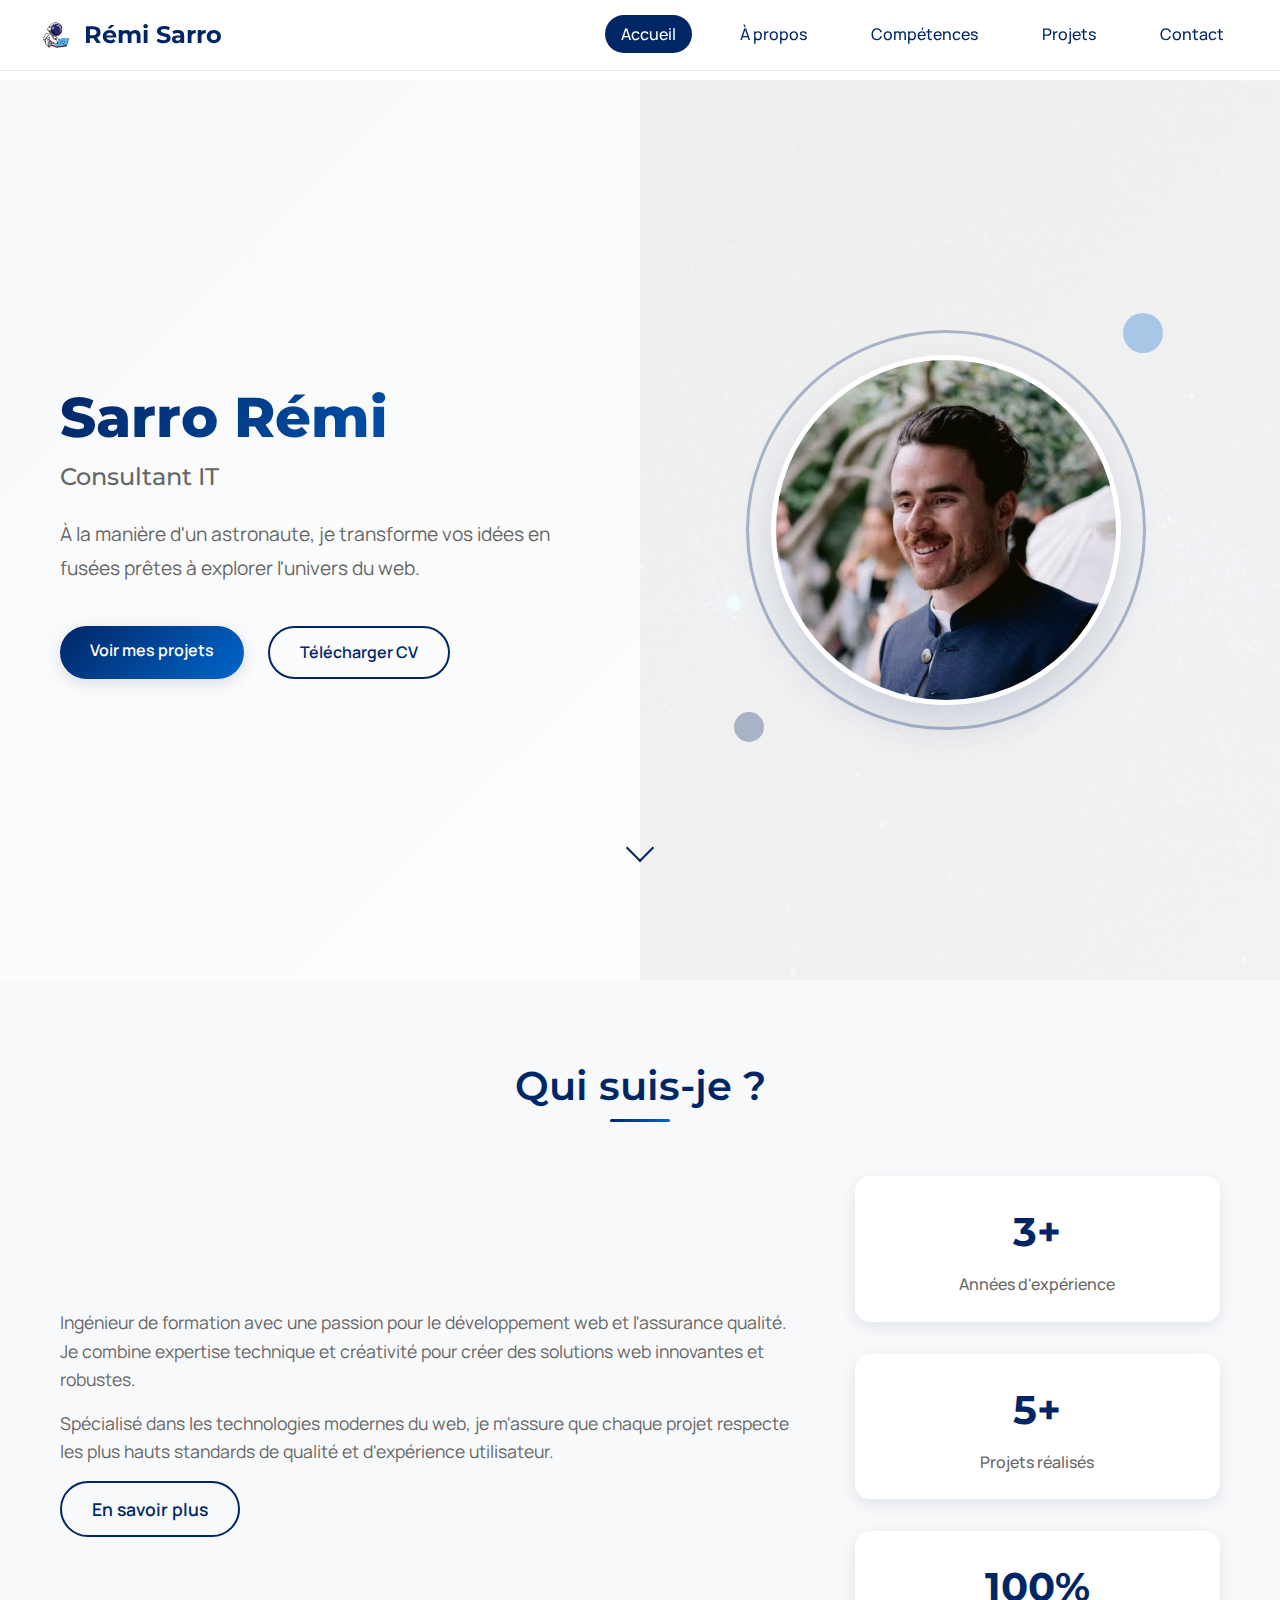
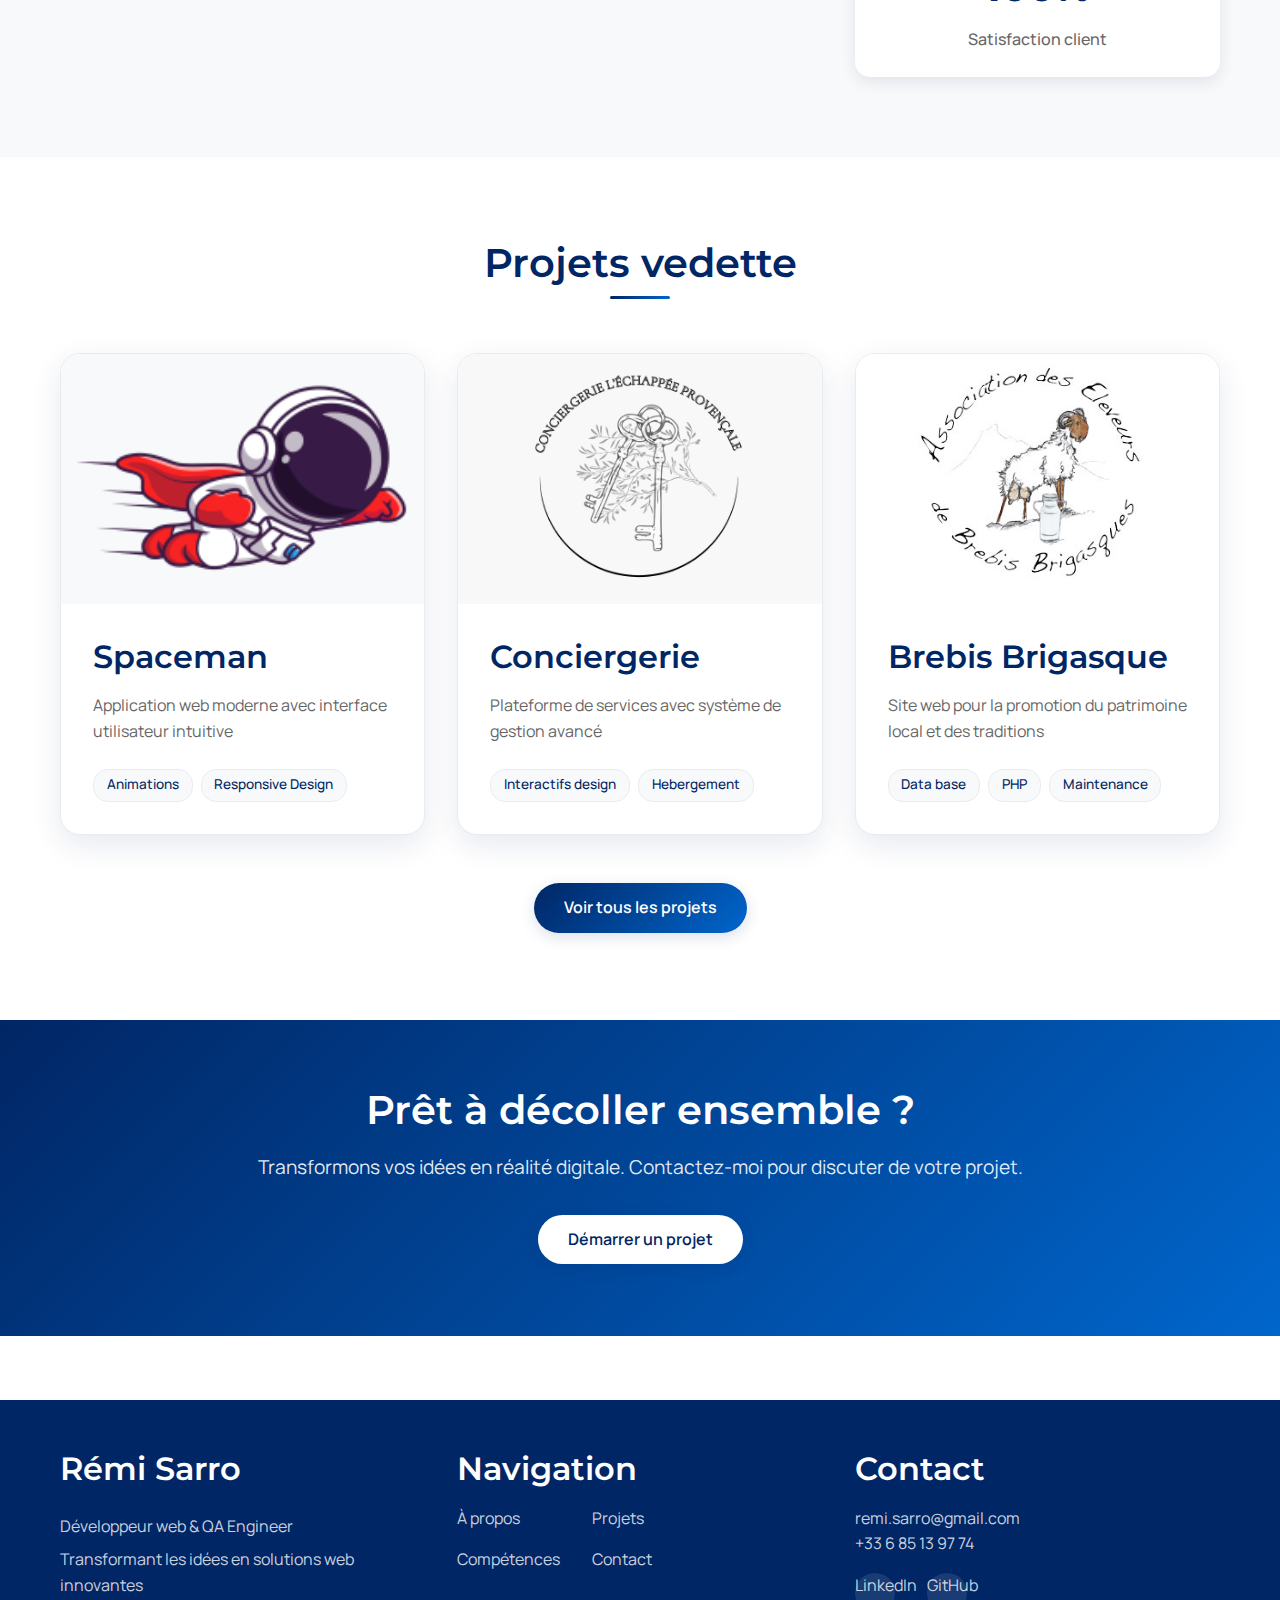
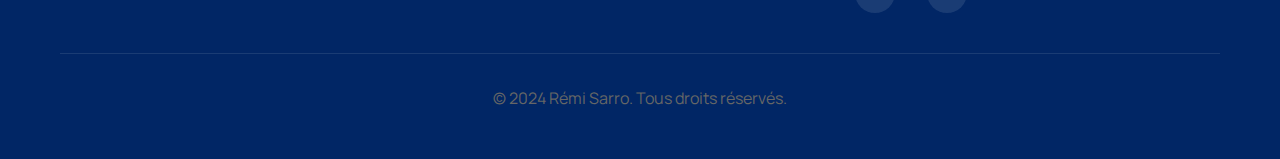
<file: index.html>
<!DOCTYPE html>
<html lang="fr">
<head>
    <meta charset="UTF-8">
    <meta name="viewport" content="width=device-width, initial-scale=1.0">
    <title>Rémi Sarro - Développeur Web & QA Engineer | Portfolio</title>
    <meta name="description" content="Portfolio de Rémi Sarro, développeur web et QA engineer. Découvrez mes projets et compétences en développement web moderne.">
    <link rel="stylesheet" href="style.css">
    <link rel="stylesheet" href="index.css">
    <link rel="icon" type="image/png" href="logo/web-designer.png">
</head>
<body>
    <!-- Header -->
    <header class="header" id="header">
        <nav class="nav container">
            <a href="index.html" class="logo">
                <img src="logo/web-designer.png" alt="Logo Rémi Sarro" class="logo-img">
                Rémi Sarro
            </a>
            
            <ul class="nav-menu" id="nav-menu">
                <li><a href="index.html" class="nav-link active">Accueil</a></li>
                <li><a href="apropos.html" class="nav-link">À propos</a></li>
                <li><a href="competences.html" class="nav-link">Compétences</a></li>
                <li><a href="projets.html" class="nav-link">Projets</a></li>
                <li><a href="contact.html" class="nav-link">Contact</a></li>
            </ul>
            
            <div class="nav-toggle" id="nav-toggle">
                <span></span>
                <span></span>
                <span></span>
            </div>
        </nav>
    </header>

    <!-- Main Content -->
    <main>
        <!-- Hero Section -->
        <section class="hero" id="hero">
            <div class="hero-container container">
                <div class="hero-content">
                    <div class="hero-text fade-in-left">
                        <h1 class="hero-title">Sarro Rémi</h1>
                        <h2 class="hero-subtitle">Consultant IT</h2>
                        <p class="hero-description">
                            À la manière d'un astronaute, je transforme vos idées en fusées prêtes à explorer l'univers du web.
                        </p>
                        <div class="hero-buttons">
                            <a href="projets.html" class="btn btn-primary">Voir mes projets</a>
                            <a href="cv/Rémi Sarro_CV_IT.pdf" class="btn btn-outline" download>Télécharger CV</a>
                        </div>
                    </div>
                    <div class="hero-image fade-in-right">
                        <div class="hero-image-wrapper">
                            <img src="logo/IMG_9953.jpg" alt="Photo de profil Rémi Sarro" class="profile-image">
                            <div class="hero-decoration"></div>
                        </div>
                    </div>
                </div>
                
                <!-- Scroll indicator -->
                <div class="scroll-indicator">
                    <div class="scroll-arrow"></div>
                </div>
            </div>
        </section>

        <!-- Quick About Section -->
        <section class="quick-about section">
            <div class="container">
                <div class="section-title fade-in-up">
                    <h2>Qui suis-je ?</h2>
                </div>
                <div class="quick-about-content">
                    <div class="quick-about-text fade-in-left">
                        <p>
                            Ingénieur de formation avec une passion pour le développement web et l'assurance qualité. 
                            Je combine expertise technique et créativité pour créer des solutions web innovantes et robustes.
                        </p>
                        <p>
                            Spécialisé dans les technologies modernes du web, je m'assure que chaque projet respecte 
                            les plus hauts standards de qualité et d'expérience utilisateur.
                        </p>
                        <a href="apropos.html" class="btn btn-outline">En savoir plus</a>
                    </div>
                    <div class="quick-about-stats fade-in-right">
                        <div class="stat-item">
                            <div class="stat-number">3+</div>
                            <div class="stat-label">Années d'expérience</div>
                        </div>
                        <div class="stat-item">
                            <div class="stat-number">5+</div>
                            <div class="stat-label">Projets réalisés</div>
                        </div>
                        <div class="stat-item">
                            <div class="stat-number">100%</div>
                            <div class="stat-label">Satisfaction client</div>
                        </div>
                    </div>
                </div>
            </div>
        </section>

        <!-- Featured Projects -->
        <section class="featured-projects section">
            <div class="container">
                <div class="section-title fade-in-up">
                    <h2>Projets vedette</h2>
                </div>
                <div class="projects-grid">
                    <div class="project-card fade-in-up">
                        <div class="project-image">
                            <img src="portfolio/spaceman.png" alt="Projet Spaceman">
                            <div class="project-overlay">
                                <button class="btn btn-primary" onclick="openModal('spaceman')">Voir le projet</button>
                            </div>
                        </div>
                        <div class="project-info">
                            <h3>Spaceman</h3>
                            <p>Application web moderne avec interface utilisateur intuitive</p>
                            <div class="project-tech">
                                <span class="tech-tag">Animations</span>
                                <span class="tech-tag">Responsive Design</span>
                            </div>
                        </div>
                    </div>
                    
                    <div class="project-card fade-in-up">
                        <div class="project-image">
                            <img src="portfolio/conciergerie.png" alt="Projet Conciergerie">
                            <div class="project-overlay">
                                <button class="btn btn-primary" onclick="openModal('conciergerie')">Voir le projet</button>
                            </div>
                        </div>
                        <div class="project-info">
                            <h3>Conciergerie</h3>
                            <p>Plateforme de services avec système de gestion avancé</p>
                            <div class="project-tech">
                                <span class="tech-tag">Interactifs design</span>
                                <span class="tech-tag">Hebergement</span>
                            </div>
                        </div>
                    </div>
                    
                    <div class="project-card fade-in-up">
                        <div class="project-image">
                            <img src="portfolio/brebis.png" alt="Projet Brebis Brigasque">
                            <div class="project-overlay">
                                <button class="btn btn-primary" onclick="openModal('brebis')">Voir le projet</button>
                            </div>
                        </div>
                        <div class="project-info">
                            <h3>Brebis Brigasque</h3>
                            <p>Site web pour la promotion du patrimoine local et des traditions</p>
                            <div class="project-tech">
                                <span class="tech-tag">Data base</span>
                                <span class="tech-tag">PHP</span>
                                <span class="tech-tag">Maintenance</span>
                            </div>
                        </div>
                    </div>
                </div>
                <div class="projects-cta fade-in-up">
                    <a href="projets.html" class="btn btn-primary">Voir tous les projets</a>
                </div>
            </div>
        </section>

        <!-- CTA Section -->
        <section class="cta-section">
            <div class="container">
                <div class="cta-content fade-in-up">
                    <h2>Prêt à décoller ensemble ?</h2>
                    <p>Transformons vos idées en réalité digitale. Contactez-moi pour discuter de votre projet.</p>
                    <a href="contact.html" class="btn btn-primary">Démarrer un projet</a>
                </div>
            </div>
        </section>
    </main>

    <!-- Footer -->
    <footer class="footer">
        <div class="container">
            <div class="footer-content">
                <div class="footer-section">
                    <h3><a href="index.html">Rémi Sarro</a></h3>
                    <p>Développeur web & QA Engineer</p>
                    <p>Transformant les idées en solutions web innovantes</p>
                </div>
                
                <div class="footer-section">
                    <h3>Navigation</h3>
                    <div class="footer-nav-columns">
                        <div class="footer-nav-col">
                            <a href="apropos.html">À propos</a>
                            <a href="competences.html">Compétences</a>
                        </div>
                        <div class="footer-nav-col">
                            <a href="projets.html">Projets</a>
                            <a href="contact.html">Contact</a>
                        </div>
                    </div>
                </div>
                
                <div class="footer-section">
                    <h3>Contact</h3>
                    <a href="mailto:remi.sarro@gmail.com">remi.sarro@gmail.com</a><br>
                    <a href="tel:+33685139774">+33 6 85 13 97 74</a>
                    <div class="social-links">
                        <a href="https://www.linkedin.com/in/r%C3%A9mi-sarro-3b72231b8/" class="social-link" target="_blank">
                            <span>LinkedIn</span>
                        </a>
                        <a href="https://github.com/remi-sarro" class="social-link" target="_blank">
                            <span>GitHub</span>
                        </a>
                    </div>
                </div>
            </div>
            
            <div class="footer-bottom">
                <p>&copy; 2024 Rémi Sarro. Tous droits réservés.</p>
            </div>
        </div>
    </footer>

    <!-- Modals -->
    <!-- Modal Spaceman -->
    <div id="modal-spaceman" class="popup-overlay">
        <div class="popup-content">
            <button class="popup-close" onclick="closeModal('spaceman')">&times;</button>
            
            <!-- Header with wallpaper -->
            <div class="popup-header">
                <div class="popup-wallpaper" style="background-image: url('portfolio/spaceman-wall.png');">
                    <h2 class="popup-title">Spaceman Marketing</h2>
                </div>
            </div>
            
            <!-- Logo positioned outside header -->
            <div class="popup-logo">
                <img src="portfolio/spaceman.png" alt="Spaceman Logo">
            </div>
            
            <!-- Content section -->
            <div class="popup-body">
                <div class="popup-main-content">
                    <h3>À propos du projet</h3>
                    <p class="popup-description">
                        Site web moderne pour une agence de marketing digital spécialisée dans l'exploration de nouveaux territoires commerciaux. 
                        Design épuré avec une identité visuelle forte inspirée de l'univers spatial.
                    </p>
                </div>
                
                <div class="popup-sidebar">
                    <div class="popup-features">
                        <h4>Fonctionnalités</h4>
                        <ul>
                            <li>Design responsive et moderne</li>
                            <li>Animations CSS fluides</li>
                            <li>Interface utilisateur intuitive</li>
                            <li>Optimisation SEO</li>
                            <li>Formulaire de contact intégré</li>
                        </ul>
                    </div>
                    <div class="popup-tech">
                        <h4>Technologies</h4>
                        <div class="tech-tags">
                            <span class="tech-tag">HTML5</span>
                            <span class="tech-tag">CSS3</span>
                            <span class="tech-tag">JavaScript</span>
                            <span class="tech-tag">Animations</span>
                            <span class="tech-tag">Responsive Design</span>
                        </div>
                    </div>
                </div>
            </div>
        </div>
    </div>

    <!-- Modal Conciergerie -->
    <div id="modal-conciergerie" class="popup-overlay">
        <div class="popup-content">
            <button class="popup-close" onclick="closeModal('conciergerie')">&times;</button>
            
            <!-- Header with wallpaper -->
            <div class="popup-header">
                <div class="popup-wallpaper" style="background-image: url('portfolio/conciergerie-wall.png');">
                    <h2 class="popup-title">Conciergerie de Luxe</h2>
                </div>
            </div>
            
            <!-- Logo positioned outside header -->
            <div class="popup-logo">
                <img src="portfolio/conciergerie.png" alt="Conciergerie Logo">
            </div>
            
            <!-- Content section -->
            <div class="popup-body">
                <div class="popup-main-content">
                    <h3>À propos du projet</h3>
                    <p class="popup-description">
                        Plateforme web élégante pour une conciergerie haut de gamme offrant des services personnalisés. 
                        Interface sophistiquée reflétant le standing et la qualité des services proposés.
                    </p>
                    <p class="popup-link">
                        <a href="https://conciergerie-lechappee.com/" target="_blank" rel="noopener noreferrer">conciergerie</a>
                    </p>
                </div>
                
                <div class="popup-sidebar">
                    <div class="popup-features">
                        <h4>Fonctionnalités</h4>
                        <ul>
                            <li>Interface premium et raffinée</li>
                            <li>Système de réservation en ligne</li>
                            <li>Galerie de services interactive</li>
                            <li>Espace client personnalisé</li>
                            <li>Integration de paiement sécurisé</li>
                        </ul>
                    </div>
                    <div class="popup-tech">
                        <h4>Technologies</h4>
                        <div class="tech-tags">
                            <span class="tech-tag">HTML5</span>
                            <span class="tech-tag">CSS3</span>
                            <span class="tech-tag">JavaScript</span>
                            <span class="tech-tag">Hebergement</span>
                        </div>
                    </div>
                </div>
            </div>
        </div>
    </div>

    <!-- Modal Brebis Brigasque -->
    <div id="modal-brebis" class="popup-overlay">
        <div class="popup-content">
            <button class="popup-close" onclick="closeModal('brebis')">&times;</button>
            
            <!-- Header with wallpaper -->
            <div class="popup-header">
                <div class="popup-wallpaper" style="background-image: url('portfolio/brebis-wall.png');">
                    <h2 class="popup-title">Brebis Brigasque</h2>
                </div>
            </div>
            
            <!-- Logo positioned outside header -->
            <div class="popup-logo">
                <img src="portfolio/brebis.png" alt="Brebis Brigasque Logo">
            </div>
            
            <!-- Content section -->
            <div class="popup-body">
                <div class="popup-main-content">
                    <h3>À propos du projet</h3>
                    <p class="popup-description">
                        Site web authentique dédié à la valorisation de la race ovine Brigasque et de ses produits artisanaux. 
                        Design chaleureux mettant en valeur le patrimoine agricole et les traditions locales.
                    </p>
                    <p class="popup-link">
                        <a href="https://brebisbrigasque.fr/" target="_blank" rel="noopener noreferrer">brebis-brigasque</a>
                    </p>
                </div>
                
                <div class="popup-sidebar">
                    <div class="popup-features">
                        <h4>Fonctionnalités</h4>
                        <ul>
                            <li>Galerie photo interactive</li>
                            <li>Boutique en ligne intégrée</li>
                            <li>Blog et actualités</li>
                            <li>Carte des éleveurs partenaires</li>
                            <li>Système de commande personnalisé</li>
                        </ul>
                    </div>
                    <div class="popup-tech">
                        <h4>Technologies</h4>
                        <div class="tech-tags">
                            <span class="tech-tag">HTML5</span>
                            <span class="tech-tag">CSS3</span>
                            <span class="tech-tag">JavaScript</span>
                            <span class="tech-tag">WordPress</span>
                            <span class="tech-tag">PHP</span>
                        </div>
                    </div>
                </div>
            </div>
        </div>
    </div>

    <!-- JavaScript -->
    <script src="script.js"></script>
</body>
</html>
</file>
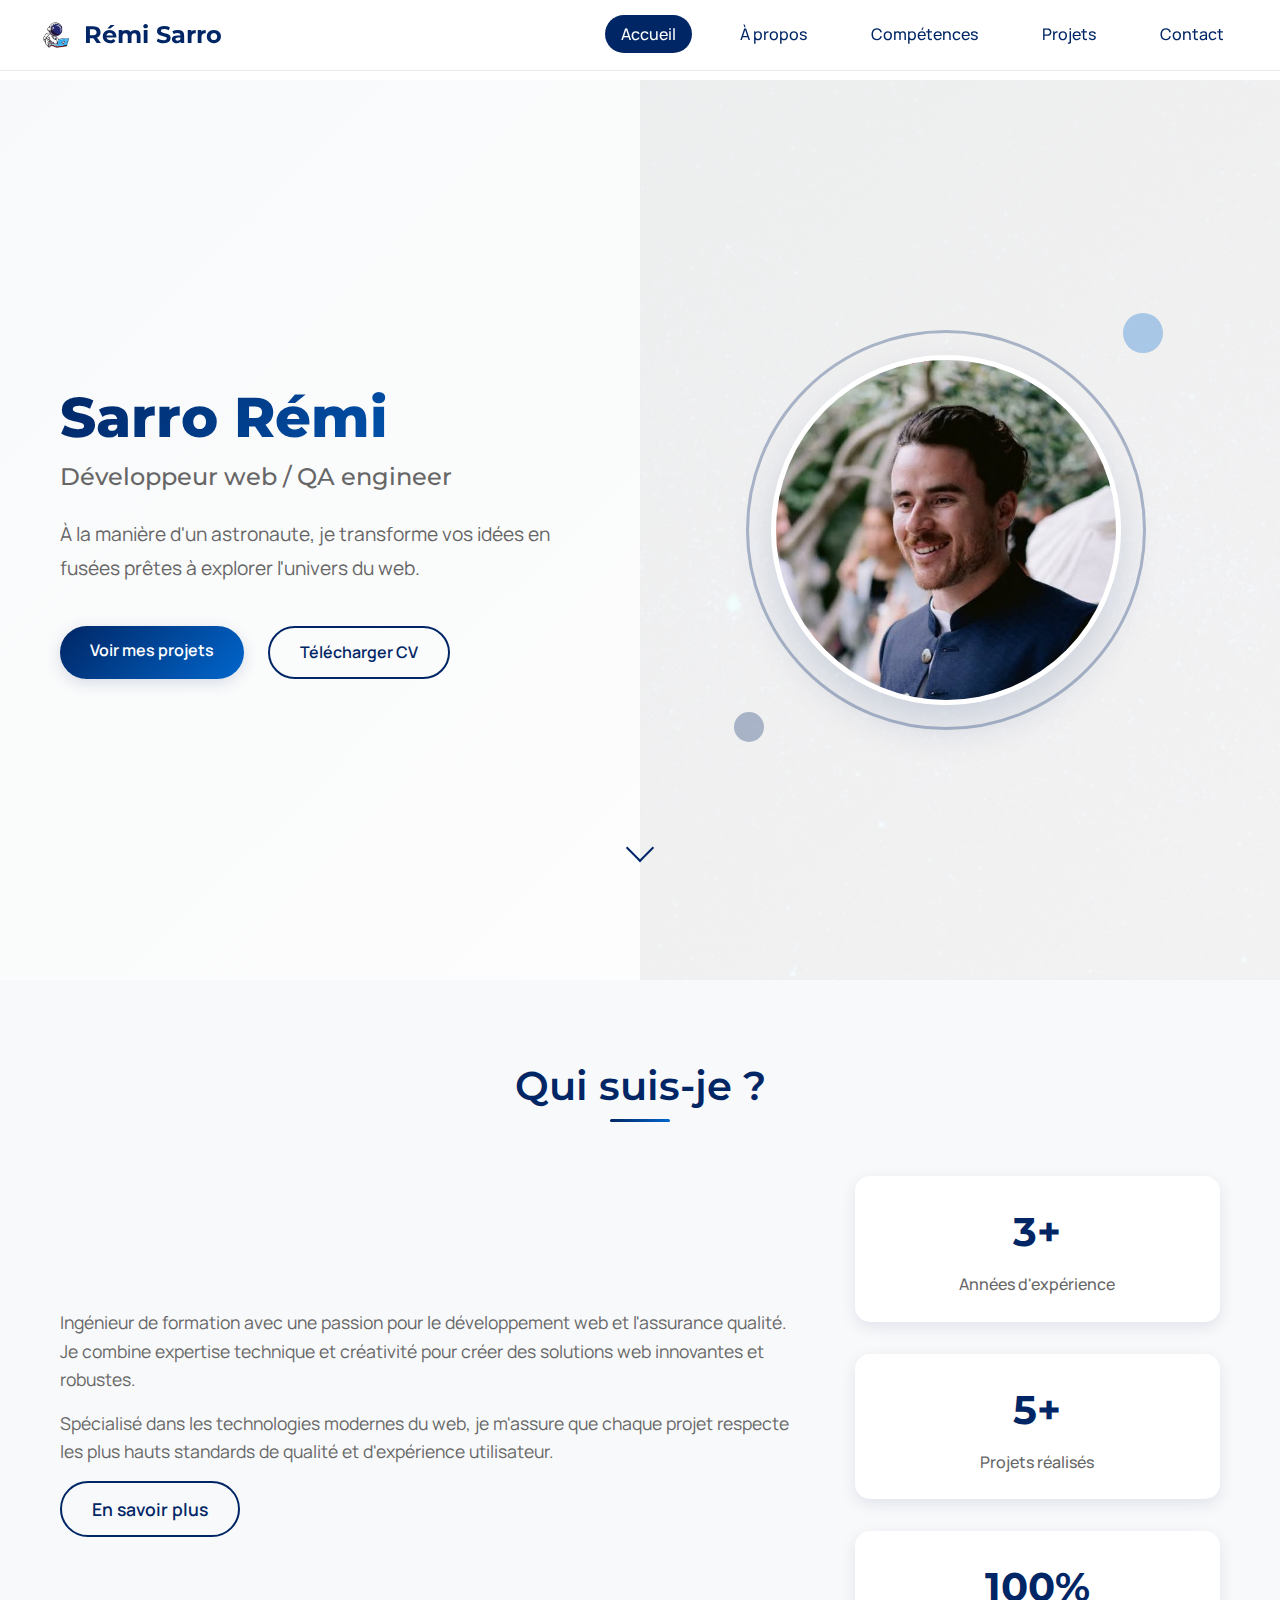
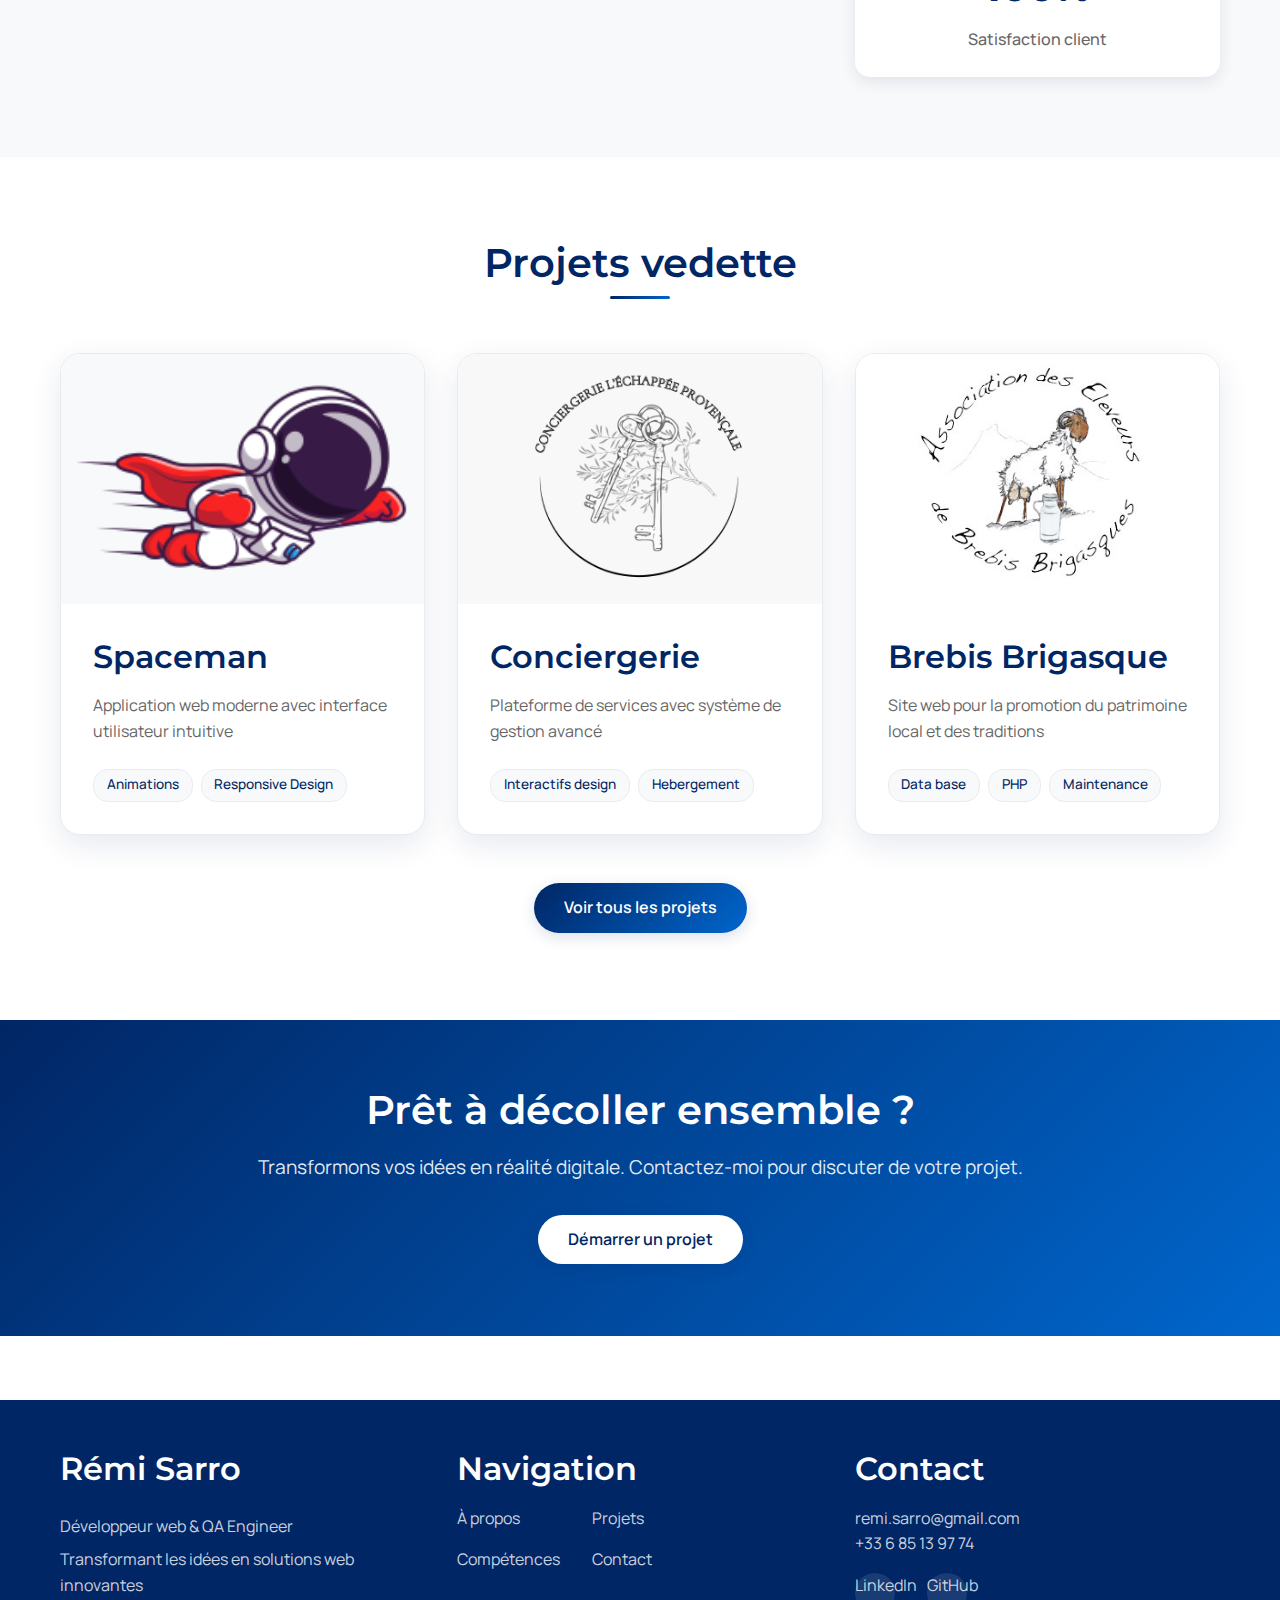
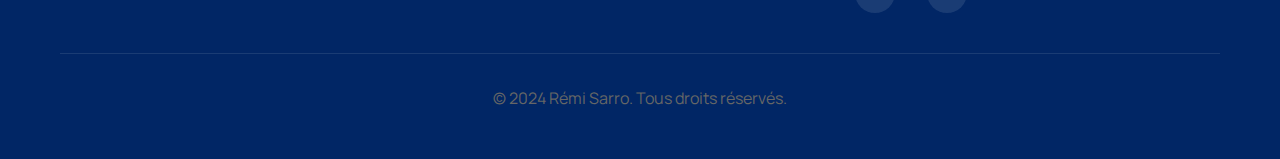
<file: accueil.html>
<!DOCTYPE html>
<html lang="fr">
<head>
    <meta charset="UTF-8">
    <meta name="viewport" content="width=device-width, initial-scale=1.0">
    <title>Rémi Sarro - Développeur Web & QA Engineer | Portfolio</title>
    <meta name="description" content="Portfolio de Rémi Sarro, développeur web et QA engineer. Découvrez mes projets et compétences en développement web moderne.">
    <link rel="stylesheet" href="style.css">
    <link rel="stylesheet" href="accueil.css">
    <link rel="icon" type="image/png" href="logo/web-designer.png">
</head>
<body>
    <!-- Header -->
    <header class="header" id="header">
        <nav class="nav container">
            <a href="accueil.html" class="logo">
                <img src="logo/web-designer.png" alt="Logo Rémi Sarro" class="logo-img">
                Rémi Sarro
            </a>
            
            <ul class="nav-menu" id="nav-menu">
                <li><a href="accueil.html" class="nav-link active">Accueil</a></li>
                <li><a href="apropos.html" class="nav-link">À propos</a></li>
                <li><a href="competences.html" class="nav-link">Compétences</a></li>
                <li><a href="projets.html" class="nav-link">Projets</a></li>
                <li><a href="contact.html" class="nav-link">Contact</a></li>
            </ul>
            
            <div class="nav-toggle" id="nav-toggle">
                <span></span>
                <span></span>
                <span></span>
            </div>
        </nav>
    </header>

    <!-- Main Content -->
    <main>
        <!-- Hero Section -->
        <section class="hero" id="hero">
            <div class="hero-container container">
                <div class="hero-content">
                    <div class="hero-text fade-in-left">
                        <h1 class="hero-title">Sarro Rémi</h1>
                        <h2 class="hero-subtitle">Développeur web / QA engineer</h2>
                        <p class="hero-description">
                            À la manière d'un astronaute, je transforme vos idées en fusées prêtes à explorer l'univers du web.
                        </p>
                        <div class="hero-buttons">
                            <a href="projets.html" class="btn btn-primary">Voir mes projets</a>
                            <a href="cv/Rémi Sarro_CDI_Neutre_Mai.pdf" class="btn btn-outline" download>Télécharger CV</a>
                        </div>
                    </div>
                    <div class="hero-image fade-in-right">
                        <div class="hero-image-wrapper">
                            <img src="logo/IMG_9953.jpg" alt="Photo de profil Rémi Sarro" class="profile-image">
                            <div class="hero-decoration"></div>
                        </div>
                    </div>
                </div>
                
                <!-- Scroll indicator -->
                <div class="scroll-indicator">
                    <div class="scroll-arrow"></div>
                </div>
            </div>
        </section>

        <!-- Quick About Section -->
        <section class="quick-about section">
            <div class="container">
                <div class="section-title fade-in-up">
                    <h2>Qui suis-je ?</h2>
                </div>
                <div class="quick-about-content">
                    <div class="quick-about-text fade-in-left">
                        <p>
                            Ingénieur de formation avec une passion pour le développement web et l'assurance qualité. 
                            Je combine expertise technique et créativité pour créer des solutions web innovantes et robustes.
                        </p>
                        <p>
                            Spécialisé dans les technologies modernes du web, je m'assure que chaque projet respecte 
                            les plus hauts standards de qualité et d'expérience utilisateur.
                        </p>
                        <a href="apropos.html" class="btn btn-outline">En savoir plus</a>
                    </div>
                    <div class="quick-about-stats fade-in-right">
                        <div class="stat-item">
                            <div class="stat-number">3+</div>
                            <div class="stat-label">Années d'expérience</div>
                        </div>
                        <div class="stat-item">
                            <div class="stat-number">5+</div>
                            <div class="stat-label">Projets réalisés</div>
                        </div>
                        <div class="stat-item">
                            <div class="stat-number">100%</div>
                            <div class="stat-label">Satisfaction client</div>
                        </div>
                    </div>
                </div>
            </div>
        </section>

        <!-- Featured Projects -->
        <section class="featured-projects section">
            <div class="container">
                <div class="section-title fade-in-up">
                    <h2>Projets vedette</h2>
                </div>
                <div class="projects-grid">
                    <div class="project-card fade-in-up">
                        <div class="project-image">
                            <img src="portfolio/spaceman.png" alt="Projet Spaceman">
                            <div class="project-overlay">
                                <button class="btn btn-primary" onclick="openModal('spaceman')">Voir le projet</button>
                            </div>
                        </div>
                        <div class="project-info">
                            <h3>Spaceman</h3>
                            <p>Application web moderne avec interface utilisateur intuitive</p>
                            <div class="project-tech">
                                <span class="tech-tag">Animations</span>
                                <span class="tech-tag">Responsive Design</span>
                            </div>
                        </div>
                    </div>
                    
                    <div class="project-card fade-in-up">
                        <div class="project-image">
                            <img src="portfolio/conciergerie.png" alt="Projet Conciergerie">
                            <div class="project-overlay">
                                <button class="btn btn-primary" onclick="openModal('conciergerie')">Voir le projet</button>
                            </div>
                        </div>
                        <div class="project-info">
                            <h3>Conciergerie</h3>
                            <p>Plateforme de services avec système de gestion avancé</p>
                            <div class="project-tech">
                                <span class="tech-tag">Interactifs design</span>
                                <span class="tech-tag">Hebergement</span>
                            </div>
                        </div>
                    </div>
                    
                    <div class="project-card fade-in-up">
                        <div class="project-image">
                            <img src="portfolio/brebis.png" alt="Projet Brebis Brigasque">
                            <div class="project-overlay">
                                <button class="btn btn-primary" onclick="openModal('brebis')">Voir le projet</button>
                            </div>
                        </div>
                        <div class="project-info">
                            <h3>Brebis Brigasque</h3>
                            <p>Site web pour la promotion du patrimoine local et des traditions</p>
                            <div class="project-tech">
                                <span class="tech-tag">Data base</span>
                                <span class="tech-tag">PHP</span>
                                <span class="tech-tag">Maintenance</span>
                            </div>
                        </div>
                    </div>
                </div>
                <div class="projects-cta fade-in-up">
                    <a href="projets.html" class="btn btn-primary">Voir tous les projets</a>
                </div>
            </div>
        </section>

        <!-- CTA Section -->
        <section class="cta-section">
            <div class="container">
                <div class="cta-content fade-in-up">
                    <h2>Prêt à décoller ensemble ?</h2>
                    <p>Transformons vos idées en réalité digitale. Contactez-moi pour discuter de votre projet.</p>
                    <a href="contact.html" class="btn btn-primary">Démarrer un projet</a>
                </div>
            </div>
        </section>
    </main>

    <!-- Footer -->
    <footer class="footer">
        <div class="container">
            <div class="footer-content">
                <div class="footer-section">
                    <h3><a href="accueil.html">Rémi Sarro</a></h3>
                    <p>Développeur web & QA Engineer</p>
                    <p>Transformant les idées en solutions web innovantes</p>
                </div>
                
                <div class="footer-section">
                    <h3>Navigation</h3>
                    <div class="footer-nav-columns">
                        <div class="footer-nav-col">
                            <a href="apropos.html">À propos</a>
                            <a href="competences.html">Compétences</a>
                        </div>
                        <div class="footer-nav-col">
                            <a href="projets.html">Projets</a>
                            <a href="contact.html">Contact</a>
                        </div>
                    </div>
                </div>
                
                <div class="footer-section">
                    <h3>Contact</h3>
                    <a href="mailto:remi.sarro@gmail.com">remi.sarro@gmail.com</a><br>
                    <a href="tel:+33685139774">+33 6 85 13 97 74</a>
                    <div class="social-links">
                        <a href="https://www.linkedin.com/in/r%C3%A9mi-sarro-3b72231b8/" class="social-link" target="_blank">
                            <span>LinkedIn</span>
                        </a>
                        <a href="https://github.com/remi-sarro" class="social-link" target="_blank">
                            <span>GitHub</span>
                        </a>
                    </div>
                </div>
            </div>
            
            <div class="footer-bottom">
                <p>&copy; 2024 Rémi Sarro. Tous droits réservés.</p>
            </div>
        </div>
    </footer>

    <!-- Modals -->
    <!-- Modal Spaceman -->
    <div id="modal-spaceman" class="popup-overlay">
        <div class="popup-content">
            <button class="popup-close" onclick="closeModal('spaceman')">&times;</button>
            
            <!-- Header with wallpaper -->
            <div class="popup-header">
                <div class="popup-wallpaper" style="background-image: url('portfolio/spaceman-wall.png');">
                    <h2 class="popup-title">Spaceman Marketing</h2>
                </div>
            </div>
            
            <!-- Logo positioned outside header -->
            <div class="popup-logo">
                <img src="portfolio/spaceman.png" alt="Spaceman Logo">
            </div>
            
            <!-- Content section -->
            <div class="popup-body">
                <div class="popup-main-content">
                    <h3>À propos du projet</h3>
                    <p class="popup-description">
                        Site web moderne pour une agence de marketing digital spécialisée dans l'exploration de nouveaux territoires commerciaux. 
                        Design épuré avec une identité visuelle forte inspirée de l'univers spatial.
                    </p>
                </div>
                
                <div class="popup-sidebar">
                    <div class="popup-features">
                        <h4>Fonctionnalités</h4>
                        <ul>
                            <li>Design responsive et moderne</li>
                            <li>Animations CSS fluides</li>
                            <li>Interface utilisateur intuitive</li>
                            <li>Optimisation SEO</li>
                            <li>Formulaire de contact intégré</li>
                        </ul>
                    </div>
                    <div class="popup-tech">
                        <h4>Technologies</h4>
                        <div class="tech-tags">
                            <span class="tech-tag">HTML5</span>
                            <span class="tech-tag">CSS3</span>
                            <span class="tech-tag">JavaScript</span>
                            <span class="tech-tag">Animations</span>
                            <span class="tech-tag">Responsive Design</span>
                        </div>
                    </div>
                </div>
            </div>
        </div>
    </div>

    <!-- Modal Conciergerie -->
    <div id="modal-conciergerie" class="popup-overlay">
        <div class="popup-content">
            <button class="popup-close" onclick="closeModal('conciergerie')">&times;</button>
            
            <!-- Header with wallpaper -->
            <div class="popup-header">
                <div class="popup-wallpaper" style="background-image: url('portfolio/conciergerie-wall.png');">
                    <h2 class="popup-title">Conciergerie de Luxe</h2>
                </div>
            </div>
            
            <!-- Logo positioned outside header -->
            <div class="popup-logo">
                <img src="portfolio/conciergerie.png" alt="Conciergerie Logo">
            </div>
            
            <!-- Content section -->
            <div class="popup-body">
                <div class="popup-main-content">
                    <h3>À propos du projet</h3>
                    <p class="popup-description">
                        Plateforme web élégante pour une conciergerie haut de gamme offrant des services personnalisés. 
                        Interface sophistiquée reflétant le standing et la qualité des services proposés.
                    </p>
                    <p class="popup-link">
                        <a href="https://conciergerie-lechappee.com/" target="_blank" rel="noopener noreferrer">conciergerie</a>
                    </p>
                </div>
                
                <div class="popup-sidebar">
                    <div class="popup-features">
                        <h4>Fonctionnalités</h4>
                        <ul>
                            <li>Interface premium et raffinée</li>
                            <li>Système de réservation en ligne</li>
                            <li>Galerie de services interactive</li>
                            <li>Espace client personnalisé</li>
                            <li>Integration de paiement sécurisé</li>
                        </ul>
                    </div>
                    <div class="popup-tech">
                        <h4>Technologies</h4>
                        <div class="tech-tags">
                            <span class="tech-tag">HTML5</span>
                            <span class="tech-tag">CSS3</span>
                            <span class="tech-tag">JavaScript</span>
                            <span class="tech-tag">Hebergement</span>
                        </div>
                    </div>
                </div>
            </div>
        </div>
    </div>

    <!-- Modal Brebis Brigasque -->
    <div id="modal-brebis" class="popup-overlay">
        <div class="popup-content">
            <button class="popup-close" onclick="closeModal('brebis')">&times;</button>
            
            <!-- Header with wallpaper -->
            <div class="popup-header">
                <div class="popup-wallpaper" style="background-image: url('portfolio/brebis-wall.png');">
                    <h2 class="popup-title">Brebis Brigasque</h2>
                </div>
            </div>
            
            <!-- Logo positioned outside header -->
            <div class="popup-logo">
                <img src="portfolio/brebis.png" alt="Brebis Brigasque Logo">
            </div>
            
            <!-- Content section -->
            <div class="popup-body">
                <div class="popup-main-content">
                    <h3>À propos du projet</h3>
                    <p class="popup-description">
                        Site web authentique dédié à la valorisation de la race ovine Brigasque et de ses produits artisanaux. 
                        Design chaleureux mettant en valeur le patrimoine agricole et les traditions locales.
                    </p>
                    <p class="popup-link">
                        <a href="https://brebisbrigasque.fr/" target="_blank" rel="noopener noreferrer">brebis-brigasque</a>
                    </p>
                </div>
                
                <div class="popup-sidebar">
                    <div class="popup-features">
                        <h4>Fonctionnalités</h4>
                        <ul>
                            <li>Galerie photo interactive</li>
                            <li>Boutique en ligne intégrée</li>
                            <li>Blog et actualités</li>
                            <li>Carte des éleveurs partenaires</li>
                            <li>Système de commande personnalisé</li>
                        </ul>
                    </div>
                    <div class="popup-tech">
                        <h4>Technologies</h4>
                        <div class="tech-tags">
                            <span class="tech-tag">HTML5</span>
                            <span class="tech-tag">CSS3</span>
                            <span class="tech-tag">JavaScript</span>
                            <span class="tech-tag">WordPress</span>
                            <span class="tech-tag">PHP</span>
                        </div>
                    </div>
                </div>
            </div>
        </div>
    </div>

    <!-- JavaScript -->
    <script src="script.js"></script>
</body>
</html>
</file>
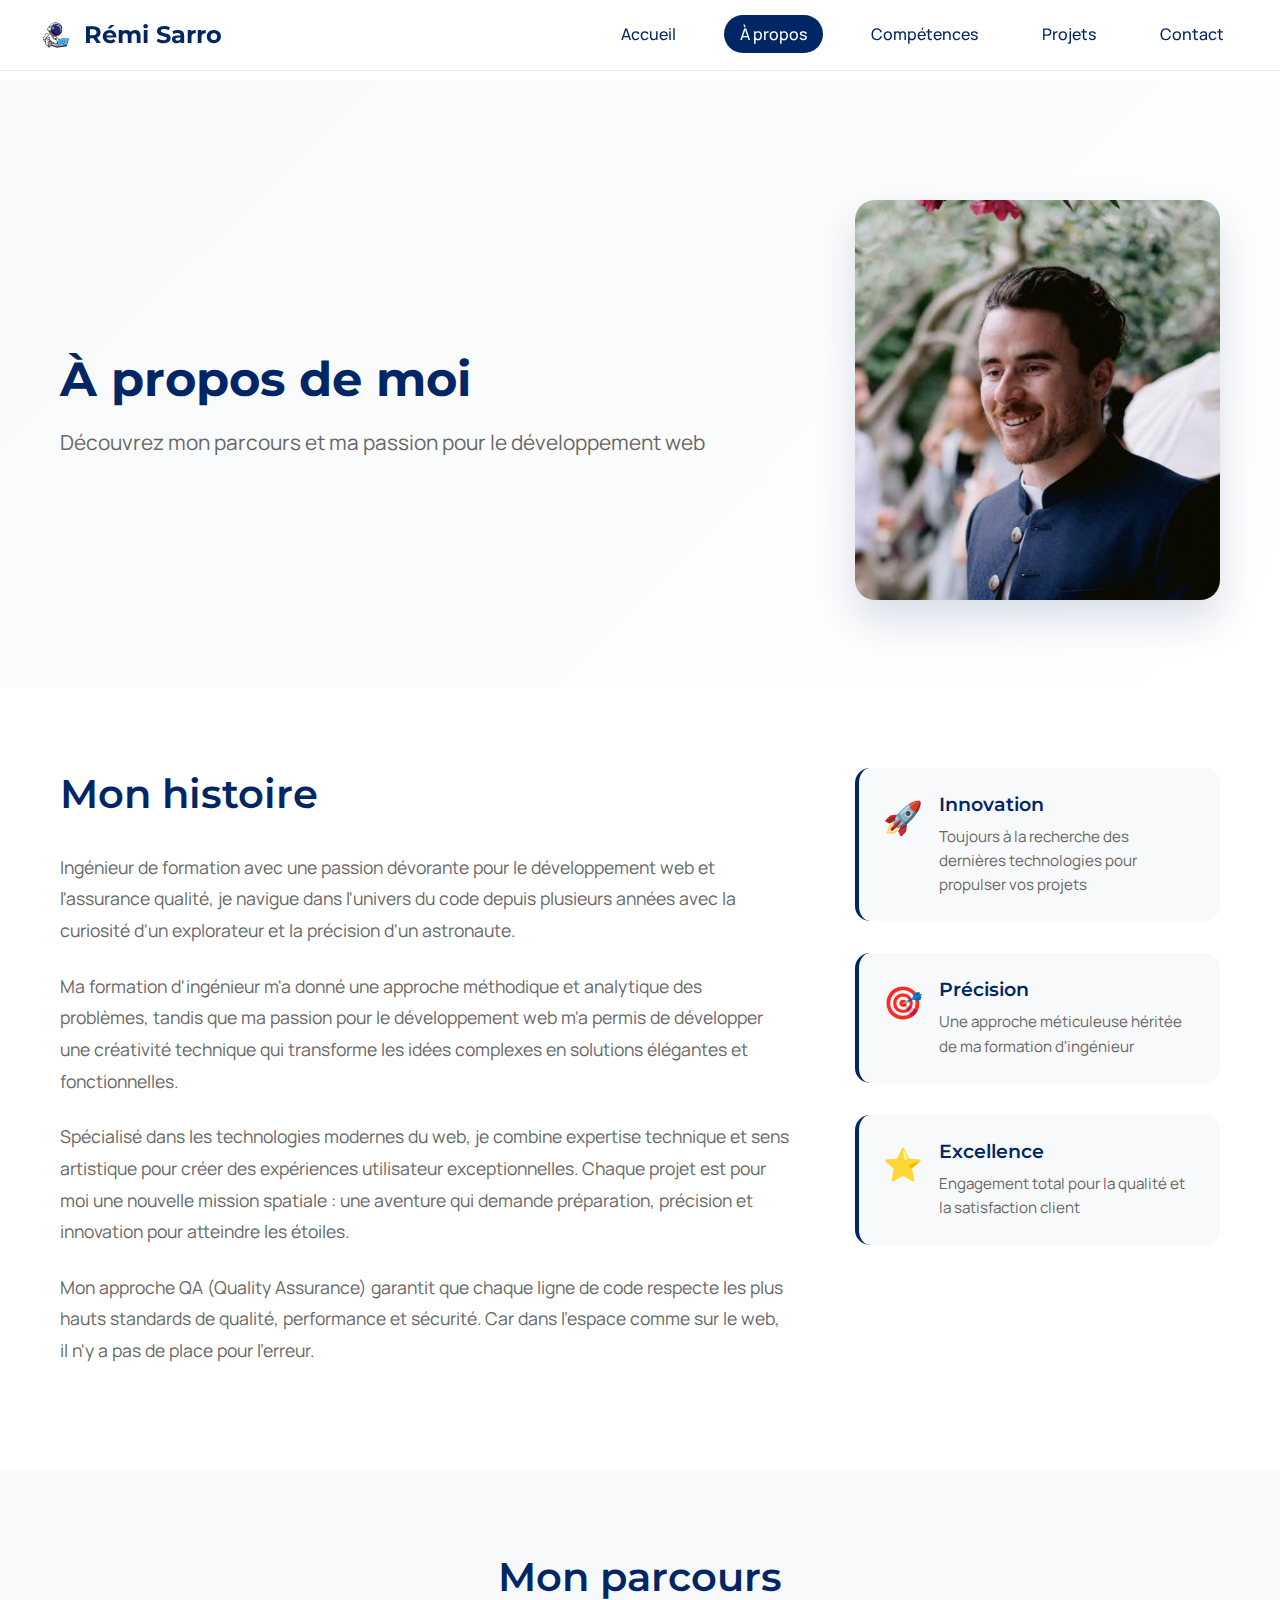
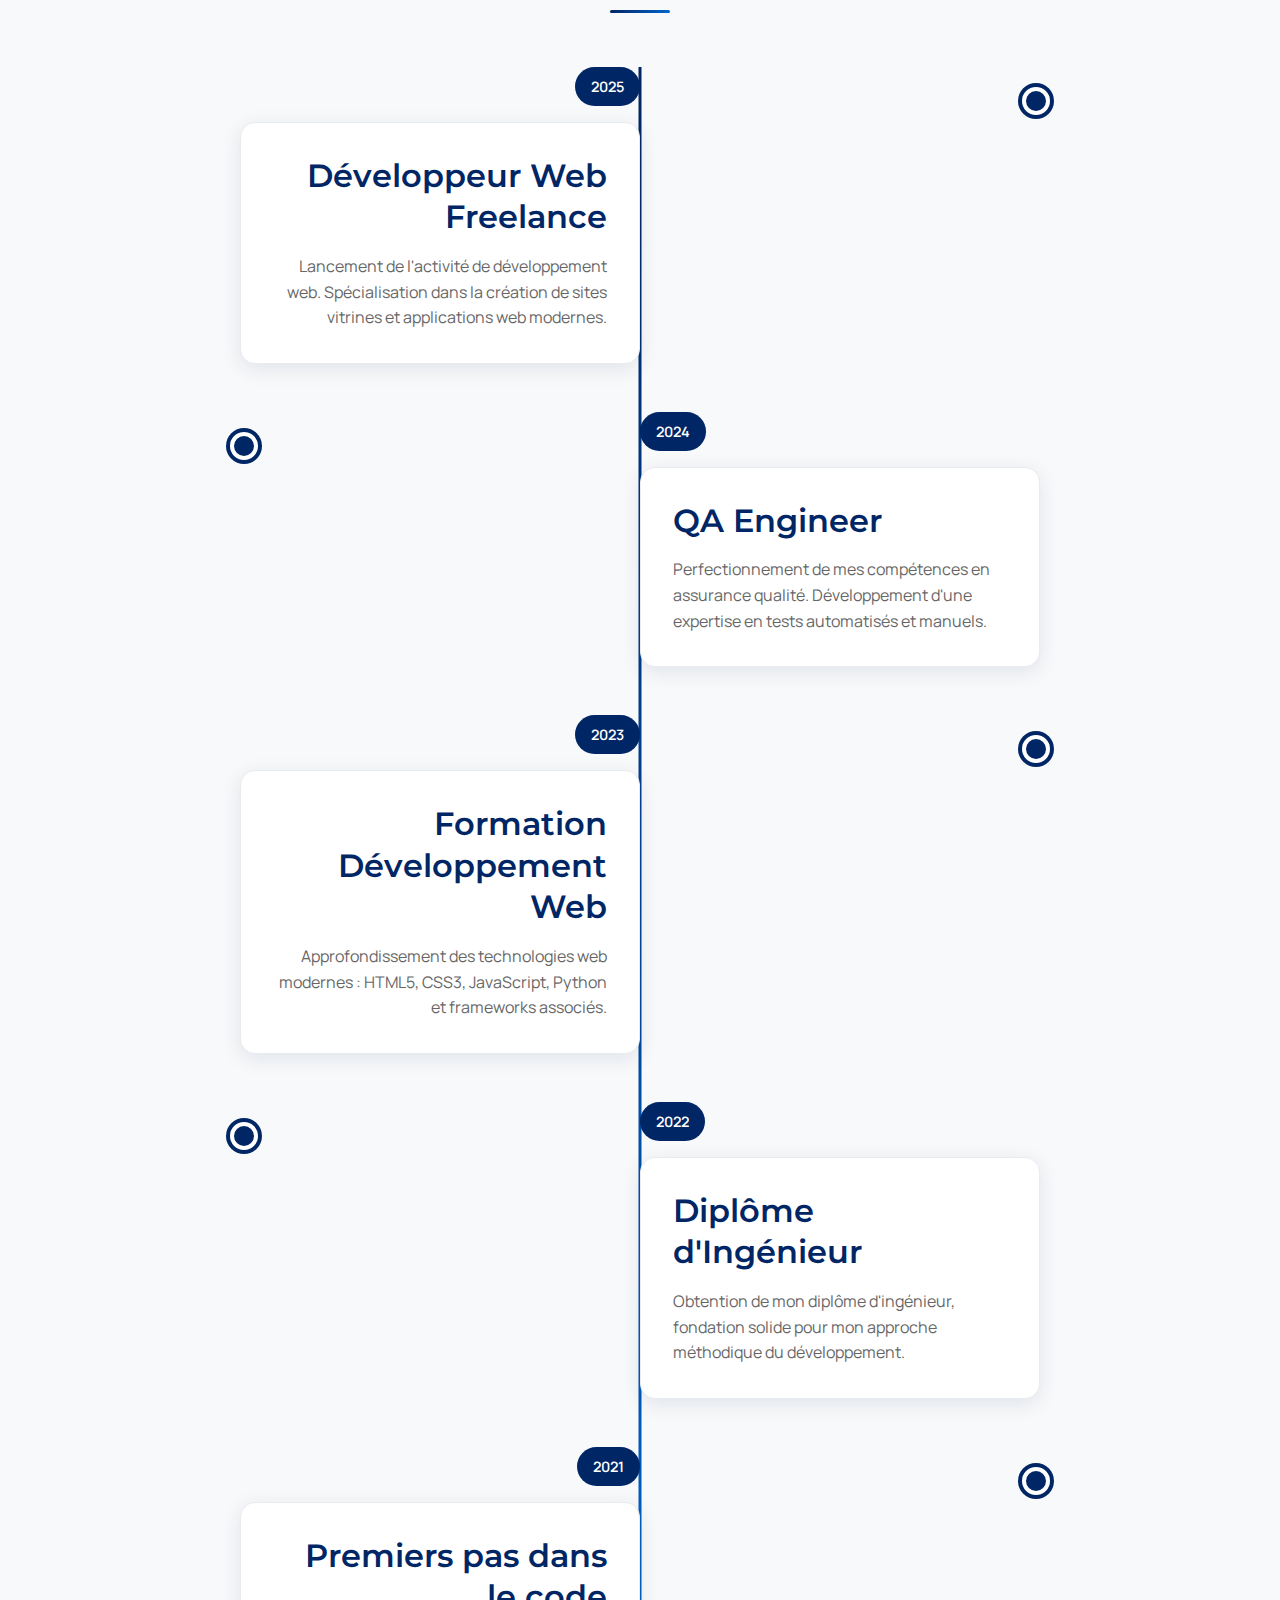
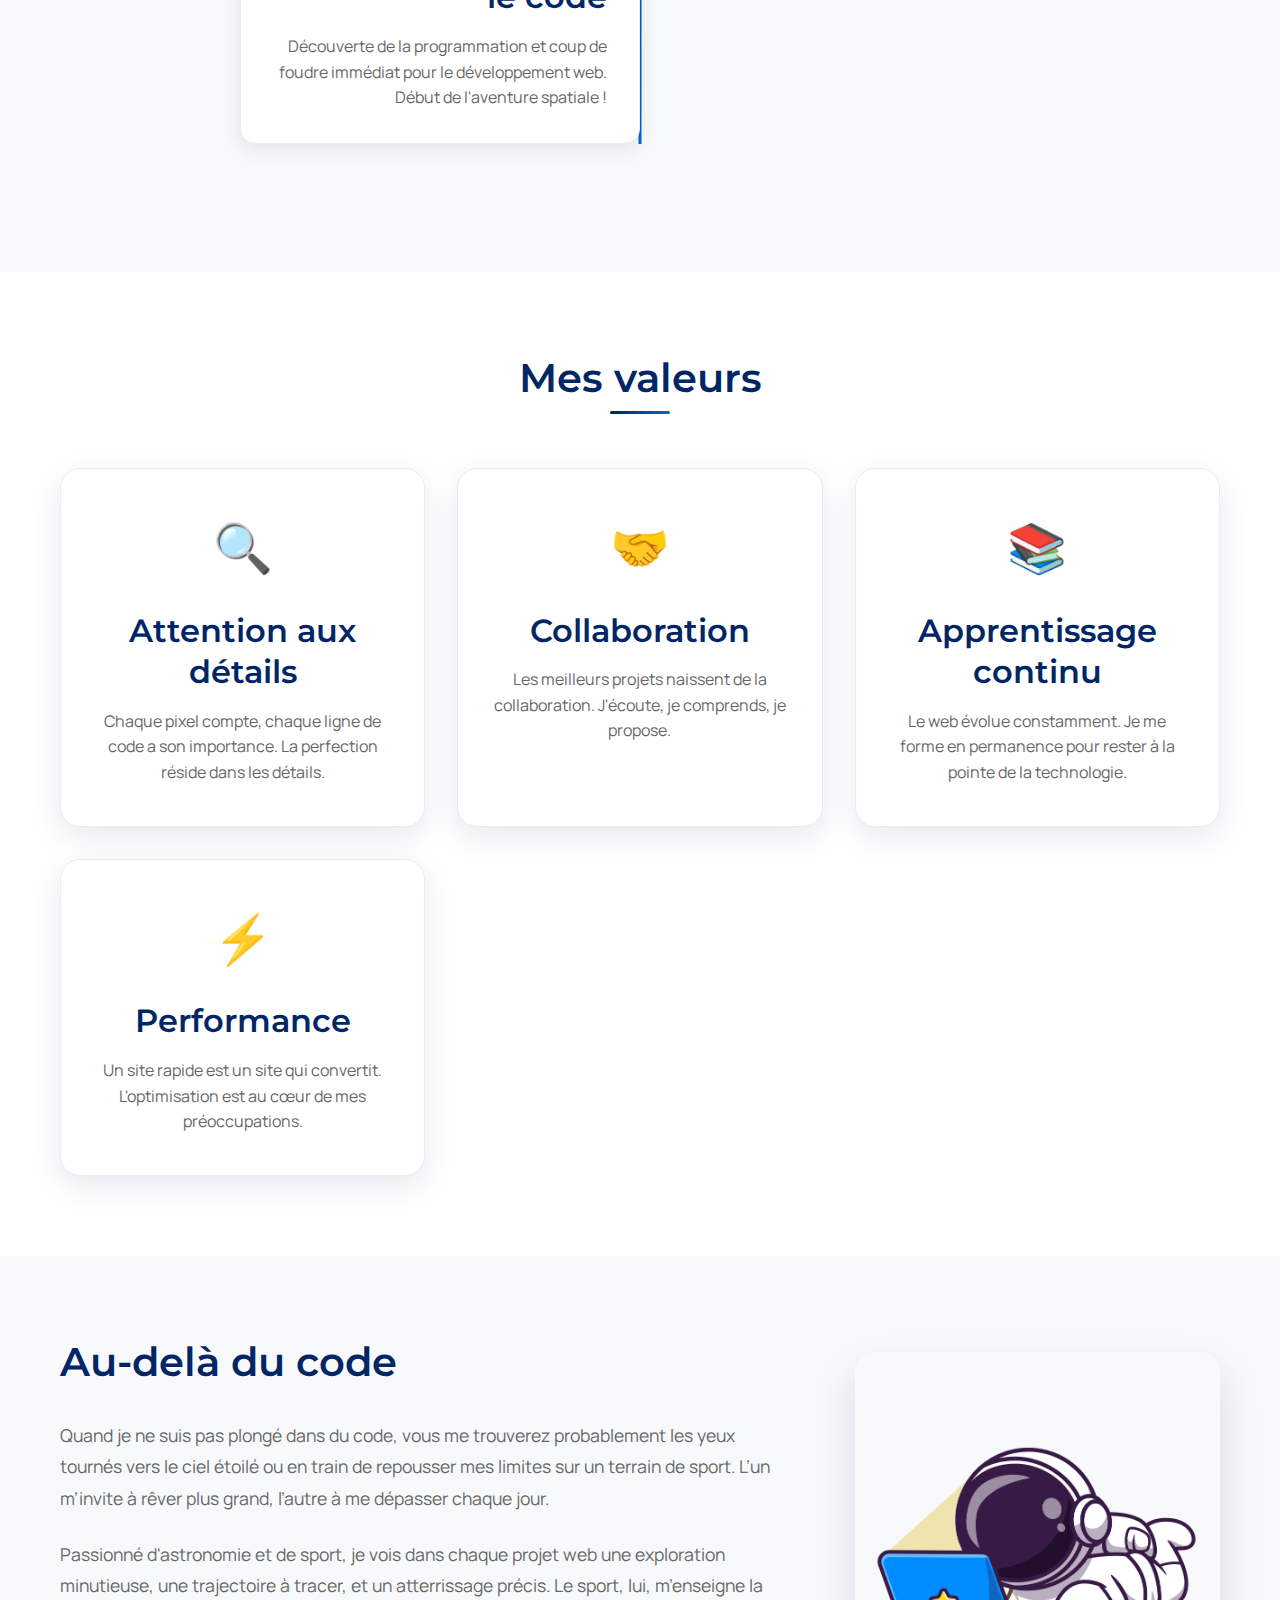
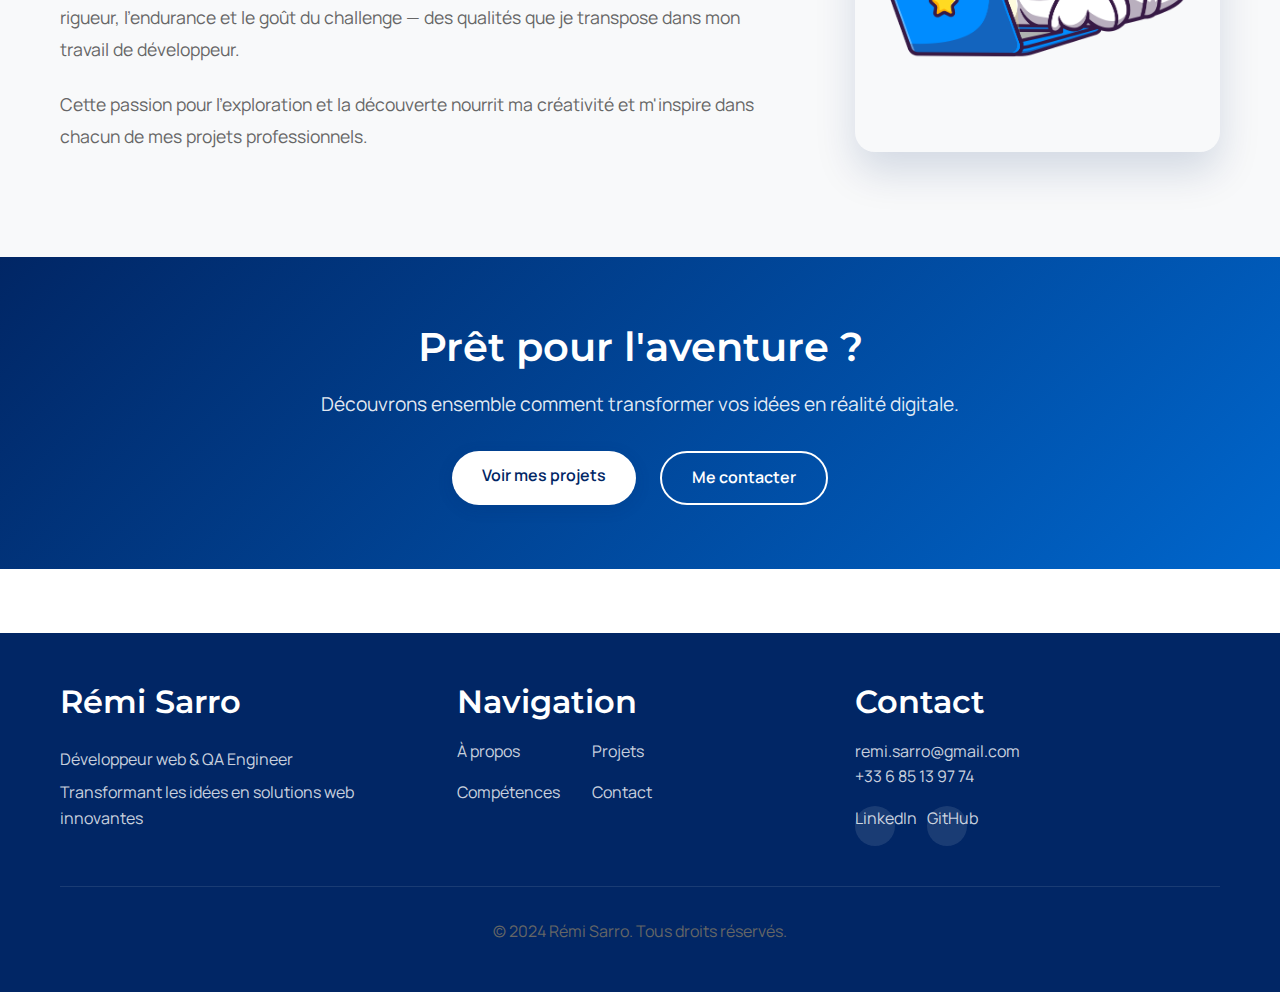
<file: apropos.html>
<!DOCTYPE html>
<html lang="fr">
<head>
    <meta charset="UTF-8">
    <meta name="viewport" content="width=device-width, initial-scale=1.0">
    <title>À propos - Rémi Sarro | Développeur Web & QA Engineer</title>
    <meta name="description" content="Découvrez le parcours de Rémi Sarro, développeur web et QA engineer. Formation d'ingénieur, passion pour le développement et l'assurance qualité.">
    <link rel="stylesheet" href="style.css">
    <link rel="stylesheet" href="apropos.css">
    <link rel="icon" type="image/png" href="logo/web-designer.png">
</head>
<body>
    <!-- Header -->
    <header class="header" id="header">
        <nav class="nav container">
            <a href="index.html" class="logo">
                <img src="logo/web-designer.png" alt="Logo Rémi Sarro" class="logo-img">
                Rémi Sarro
            </a>
            
            <ul class="nav-menu" id="nav-menu">
                <li><a href="index.html" class="nav-link">Accueil</a></li>
                <li><a href="apropos.html" class="nav-link active">À propos</a></li>
                <li><a href="competences.html" class="nav-link">Compétences</a></li>
                <li><a href="projets.html" class="nav-link">Projets</a></li>
                <li><a href="contact.html" class="nav-link">Contact</a></li>
            </ul>
            
            <div class="nav-toggle" id="nav-toggle">
                <span></span>
                <span></span>
                <span></span>
            </div>
        </nav>
    </header>

    <!-- Main Content -->
    <main>
        <!-- Hero Section -->
        <section class="about-hero section">
            <div class="container">
                <div class="about-hero-content">
                    <div class="about-hero-text fade-in-left">
                        <h1>À propos de moi</h1>
                        <p class="hero-subtitle">Découvrez mon parcours et ma passion pour le développement web</p>
                    </div>
                    <div class="about-hero-image fade-in-right">
                        <img src="logo/IMG_9953.jpg" alt="Rémi Sarro" class="about-profile-image">
                    </div>
                </div>
            </div>
        </section>

        <!-- Biography Section -->
        <section class="biography section">
            <div class="container">
                <div class="biography-content">
                    <div class="biography-text fade-in-up">
                        <h2>Mon histoire</h2>
                        <p>
                            Ingénieur de formation avec une passion dévorante pour le développement web et l'assurance qualité, 
                            je navigue dans l'univers du code depuis plusieurs années avec la curiosité d'un explorateur et 
                            la précision d'un astronaute.
                        </p>
                        <p>
                            Ma formation d'ingénieur m'a donné une approche méthodique et analytique des problèmes, 
                            tandis que ma passion pour le développement web m'a permis de développer une créativité 
                            technique qui transforme les idées complexes en solutions élégantes et fonctionnelles.
                        </p>
                        <p>
                            Spécialisé dans les technologies modernes du web, je combine expertise technique et sens 
                            artistique pour créer des expériences utilisateur exceptionnelles. Chaque projet est pour 
                            moi une nouvelle mission spatiale : une aventure qui demande préparation, précision et 
                            innovation pour atteindre les étoiles.
                        </p>
                        <p>
                            Mon approche QA (Quality Assurance) garantit que chaque ligne de code respecte les plus 
                            hauts standards de qualité, performance et sécurité. Car dans l'espace comme sur le web, 
                            il n'y a pas de place pour l'erreur.
                        </p>
                    </div>
                    
                    <div class="biography-highlights fade-in-up">
                        <div class="highlight-item">
                            <div class="highlight-icon">🚀</div>
                            <div class="highlight-content">
                                <h3>Innovation</h3>
                                <p>Toujours à la recherche des dernières technologies pour propulser vos projets</p>
                            </div>
                        </div>
                        
                        <div class="highlight-item">
                            <div class="highlight-icon">🎯</div>
                            <div class="highlight-content">
                                <h3>Précision</h3>
                                <p>Une approche méticuleuse héritée de ma formation d'ingénieur</p>
                            </div>
                        </div>
                        
                        <div class="highlight-item">
                            <div class="highlight-icon">⭐</div>
                            <div class="highlight-content">
                                <h3>Excellence</h3>
                                <p>Engagement total pour la qualité et la satisfaction client</p>
                            </div>
                        </div>
                    </div>
                </div>
            </div>
        </section>

        <!-- Timeline Section -->
        <section class="timeline section">
            <div class="container">
                <div class="section-title fade-in-up">
                    <h2>Mon parcours</h2>
                </div>
                
                <div class="timeline-container">
                    <div class="timeline-item fade-in-left">
                        <div class="timeline-date">2025</div>
                        <div class="timeline-content">
                            <h3>Développeur Web Freelance</h3>
                            <p>
                                Lancement de l'activité de développement web. 
                                Spécialisation dans la création de sites vitrines et applications web modernes.
                            </p>
                        </div>
                    </div>
                    
                    <div class="timeline-item fade-in-right">
                        <div class="timeline-date">2024</div>
                        <div class="timeline-content">
                            <h3>QA Engineer</h3>
                            <p>
                                Perfectionnement de mes compétences en assurance qualité. 
                                Développement d'une expertise en tests automatisés et manuels.
                            </p>
                        </div>
                    </div>
                    
                    <div class="timeline-item fade-in-left">
                        <div class="timeline-date">2023</div>
                        <div class="timeline-content">
                            <h3>Formation Développement Web</h3>
                            <p>
                                Approfondissement des technologies web modernes : HTML5, CSS3, JavaScript, 
                                Python et frameworks associés.
                            </p>
                        </div>
                    </div>
                    
                    <div class="timeline-item fade-in-right">
                        <div class="timeline-date">2022</div>
                        <div class="timeline-content">
                            <h3>Diplôme d'Ingénieur</h3>
                            <p>
                                Obtention de mon diplôme d'ingénieur, fondation solide pour mon approche 
                                méthodique du développement.
                            </p>
                        </div>
                    </div>
                    
                    <div class="timeline-item fade-in-left">
                        <div class="timeline-date">2021</div>
                        <div class="timeline-content">
                            <h3>Premiers pas dans le code</h3>
                            <p>
                                Découverte de la programmation et coup de foudre immédiat pour le développement web. 
                                Début de l'aventure spatiale !
                            </p>
                        </div>
                    </div>
                </div>
            </div>
        </section>

        <!-- Values Section -->
        <section class="values section">
            <div class="container">
                <div class="section-title fade-in-up">
                    <h2>Mes valeurs</h2>
                </div>
                
                <div class="values-grid">
                    <div class="value-card fade-in-up">
                        <div class="value-icon">🔍</div>
                        <h3>Attention aux détails</h3>
                        <p>
                            Chaque pixel compte, chaque ligne de code a son importance. 
                            La perfection réside dans les détails.
                        </p>
                    </div>
                    
                    <div class="value-card fade-in-up">
                        <div class="value-icon">🤝</div>
                        <h3>Collaboration</h3>
                        <p>
                            Les meilleurs projets naissent de la collaboration. 
                            J'écoute, je comprends, je propose.
                        </p>
                    </div>
                    
                    <div class="value-card fade-in-up">
                        <div class="value-icon">📚</div>
                        <h3>Apprentissage continu</h3>
                        <p>
                            Le web évolue constamment. Je me forme en permanence 
                            pour rester à la pointe de la technologie.
                        </p>
                    </div>
                    
                    <div class="value-card fade-in-up">
                        <div class="value-icon">⚡</div>
                        <h3>Performance</h3>
                        <p>
                            Un site rapide est un site qui convertit. 
                            L'optimisation est au cœur de mes préoccupations.
                        </p>
                    </div>
                </div>
            </div>
        </section>

        <!-- Personal Section -->
        <section class="personal section">
            <div class="container">
                <div class="personal-content">
                    <div class="personal-text fade-in-left">
                        <h2>Au-delà du code</h2>
                        <p>
                            Quand je ne suis pas plongé dans du code, vous me trouverez probablement les yeux tournés vers le ciel étoilé 
                            ou en train de repousser mes limites sur un terrain de sport. 
                            L’un m’invite à rêver plus grand, l’autre à me dépasser chaque jour.
                        </p>
                        <p>
                            Passionné d'astronomie et de sport, je vois dans chaque projet web 
                            une exploration minutieuse, une trajectoire à tracer, et un atterrissage précis. 
                            Le sport, lui, m’enseigne la rigueur, l’endurance et le goût du challenge — des qualités que je transpose dans mon travail de développeur.
                        </p>
                        <p>
                            Cette passion pour l'exploration et la découverte nourrit ma créativité et 
                            m'inspire dans chacun de mes projets professionnels.
                        </p>
                    </div>
                    
                    <div class="personal-image fade-in-right">
                        <img src="images/night2.png" alt="Inspiration créative" class="inspiration-image">
                    </div>
                </div>
            </div>
        </section>

        <!-- CTA Section -->
        <section class="cta-section">
            <div class="container">
                <div class="cta-content fade-in-up">
                    <h2>Prêt pour l'aventure ?</h2>
                    <p>Découvrons ensemble comment transformer vos idées en réalité digitale.</p>
                    <div class="cta-buttons">
                        <a href="projets.html" class="btn btn-primary">Voir mes projets</a>
                        <a href="contact.html" class="btn btn-outline">Me contacter</a>
                    </div>
                </div>
            </div>
        </section>
    </main>

    <!-- Footer -->
    <footer class="footer">
        <div class="container">
            <div class="footer-content">
                <div class="footer-section">
                    <h3><a href="index.html">Rémi Sarro</a></h3>
                    <p>Développeur web & QA Engineer</p>
                    <p>Transformant les idées en solutions web innovantes</p>
                </div>
                
                <div class="footer-section">
                    <h3>Navigation</h3>
                    <div class="footer-nav-columns">
                        <div class="footer-nav-col">
                            <a href="apropos.html">À propos</a>
                            <a href="competences.html">Compétences</a>
                        </div>
                        <div class="footer-nav-col">
                            <a href="projets.html">Projets</a>
                            <a href="contact.html">Contact</a>
                        </div>
                    </div>
                </div>
                
                <div class="footer-section">
                    <h3>Contact</h3>
                    <a href="mailto:remi.sarro@gmail.com">remi.sarro@gmail.com</a><br>
                    <a href="tel:+33685139774">+33 6 85 13 97 74</a>
                    <div class="social-links">
                        <a href="https://www.linkedin.com/in/r%C3%A9mi-sarro-3b72231b8/" class="social-link" target="_blank">
                            <span>LinkedIn</span>
                        </a>
                        <a href="https://github.com/remi-sarro" class="social-link" target="_blank">
                            <span>GitHub</span>
                        </a>
                    </div>
                </div>
            </div>
            
            <div class="footer-bottom">
                <p>&copy; 2024 Rémi Sarro. Tous droits réservés.</p>
            </div>
        </div>
    </footer>

    <!-- JavaScript -->
    <script src="script.js"></script>
</body>
</html>
</file>
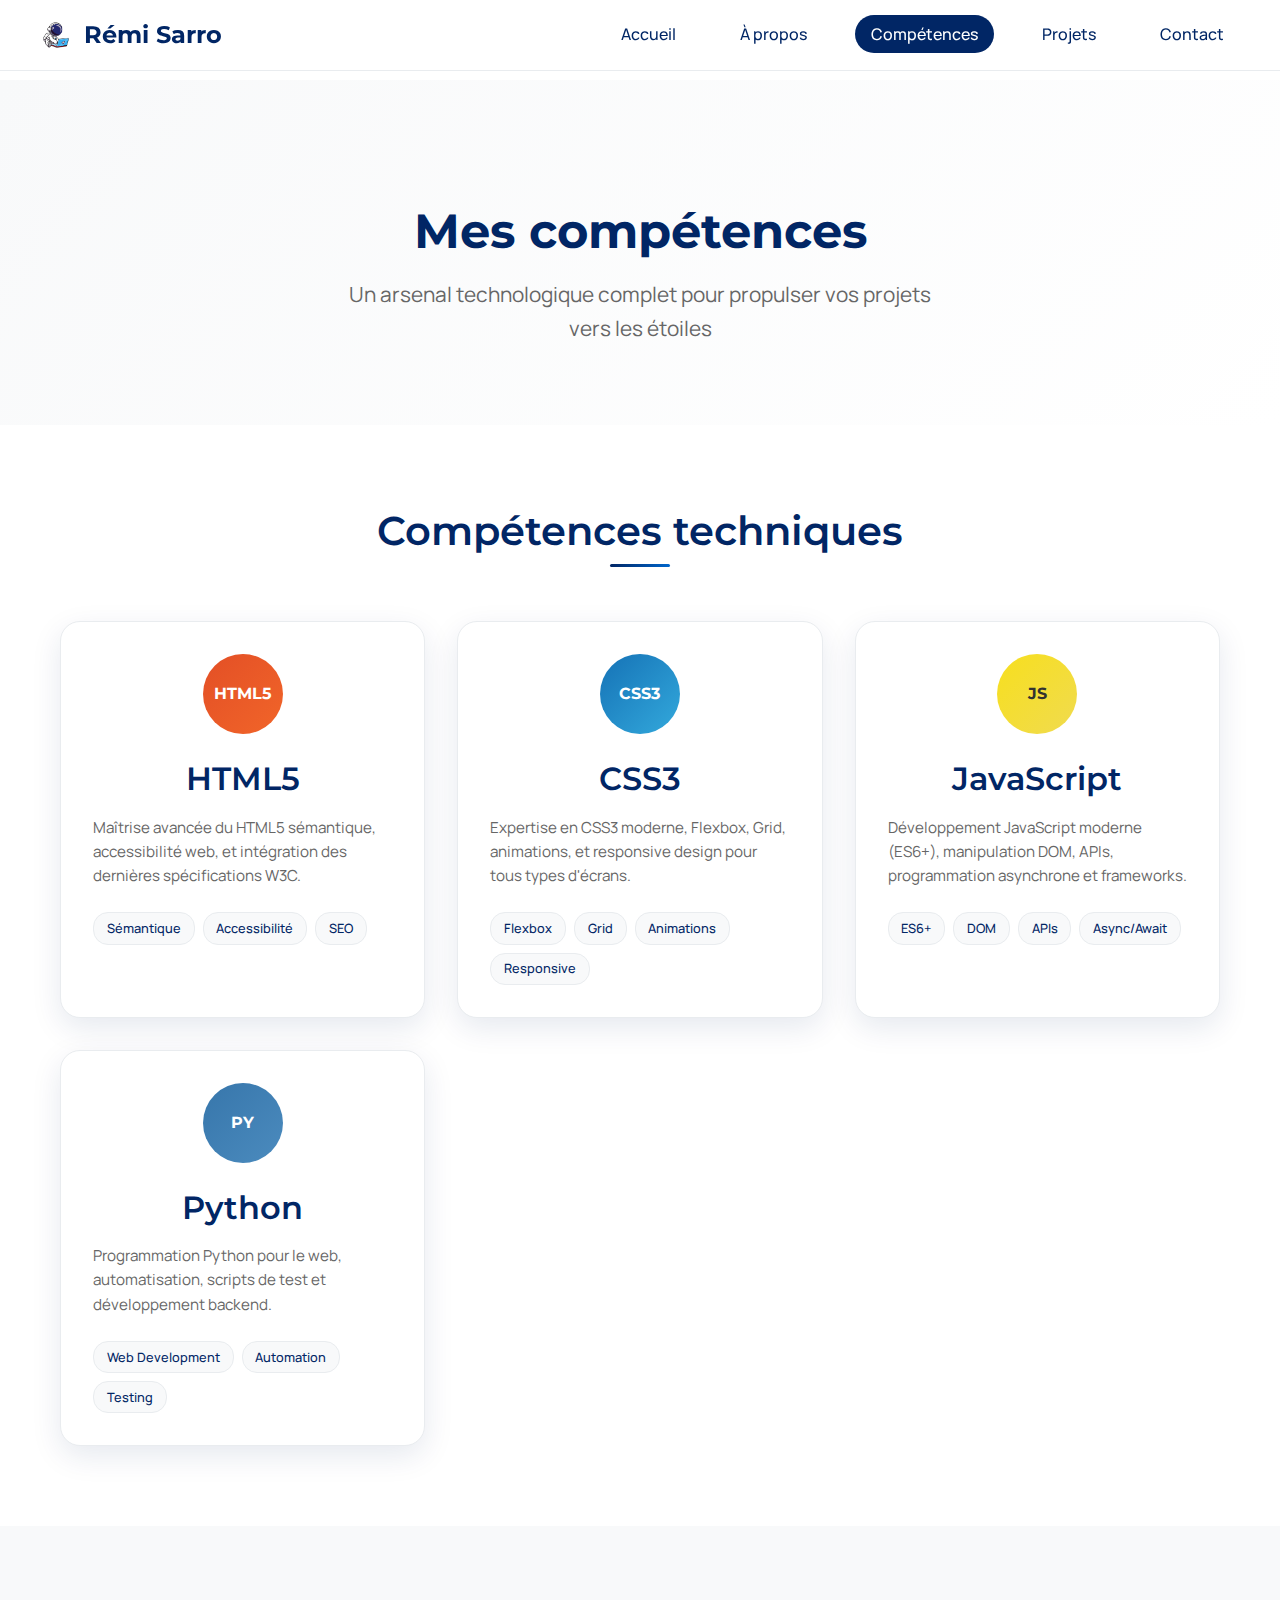
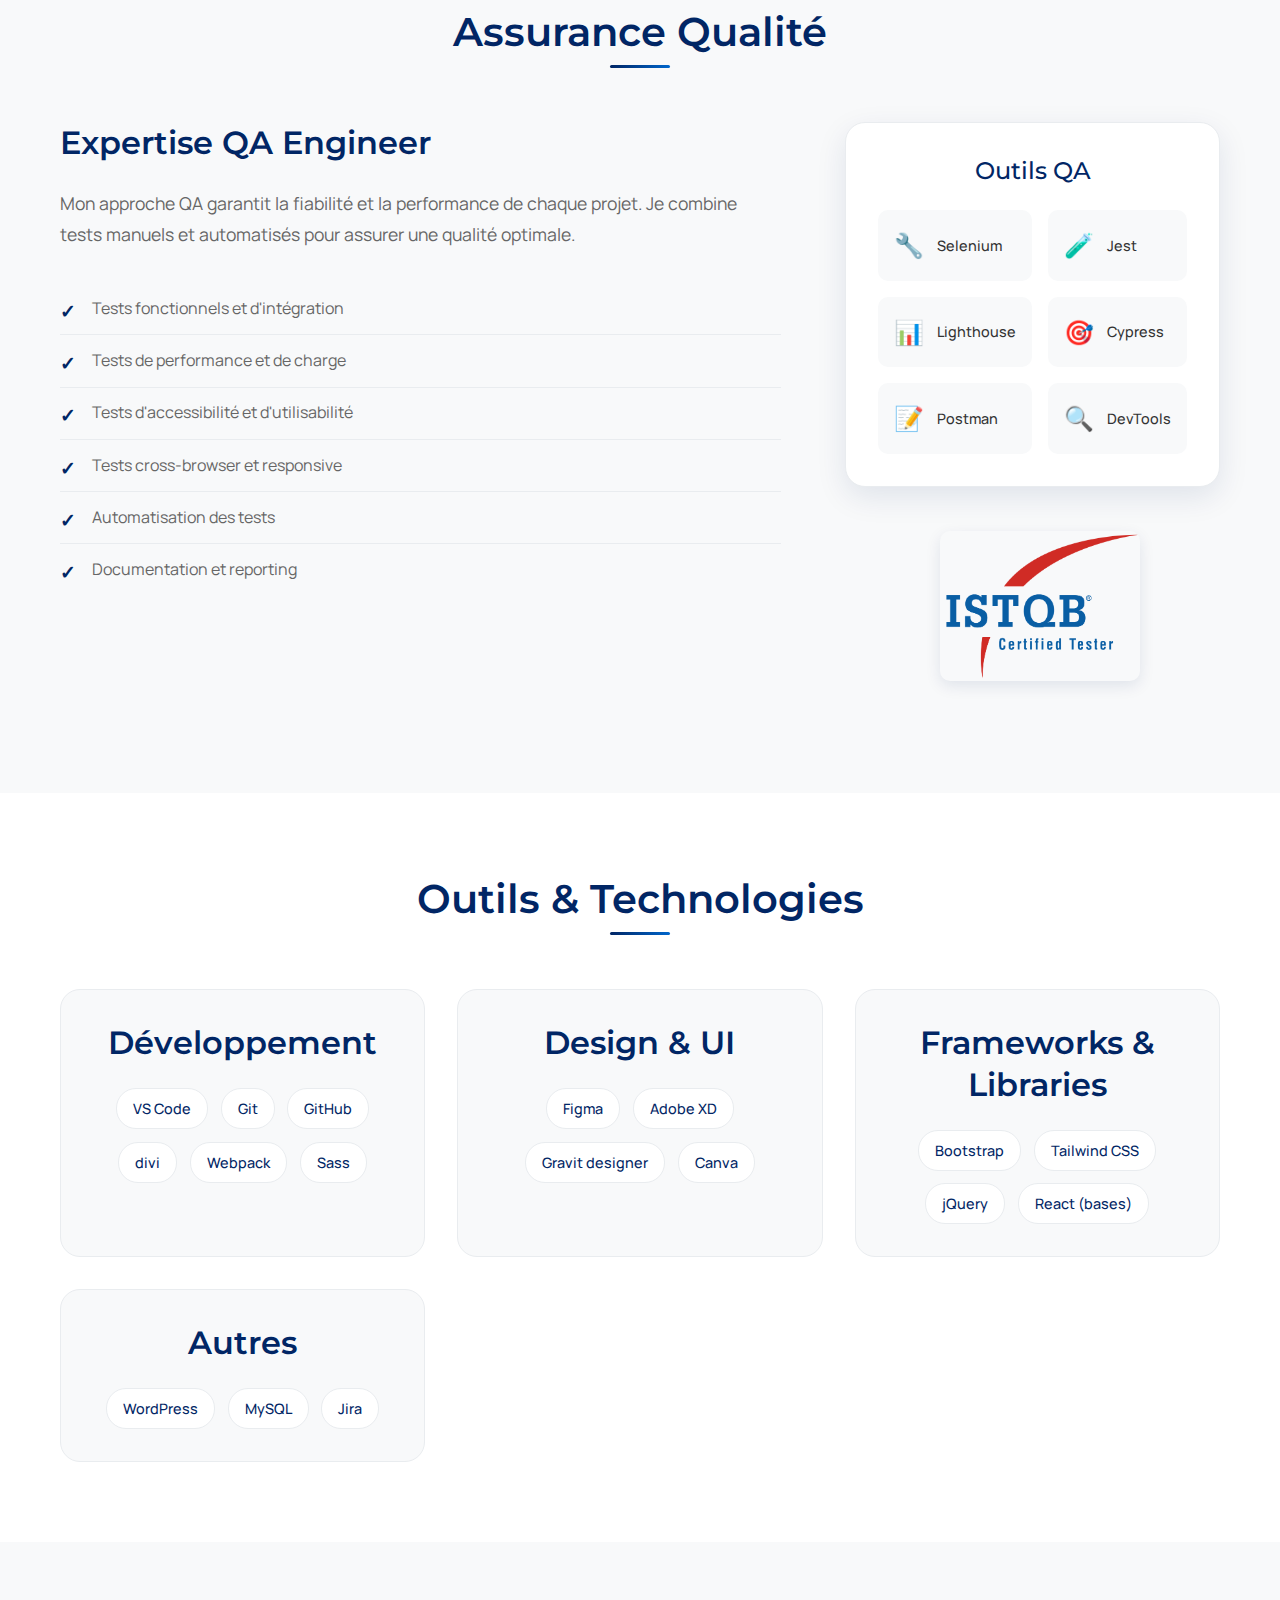
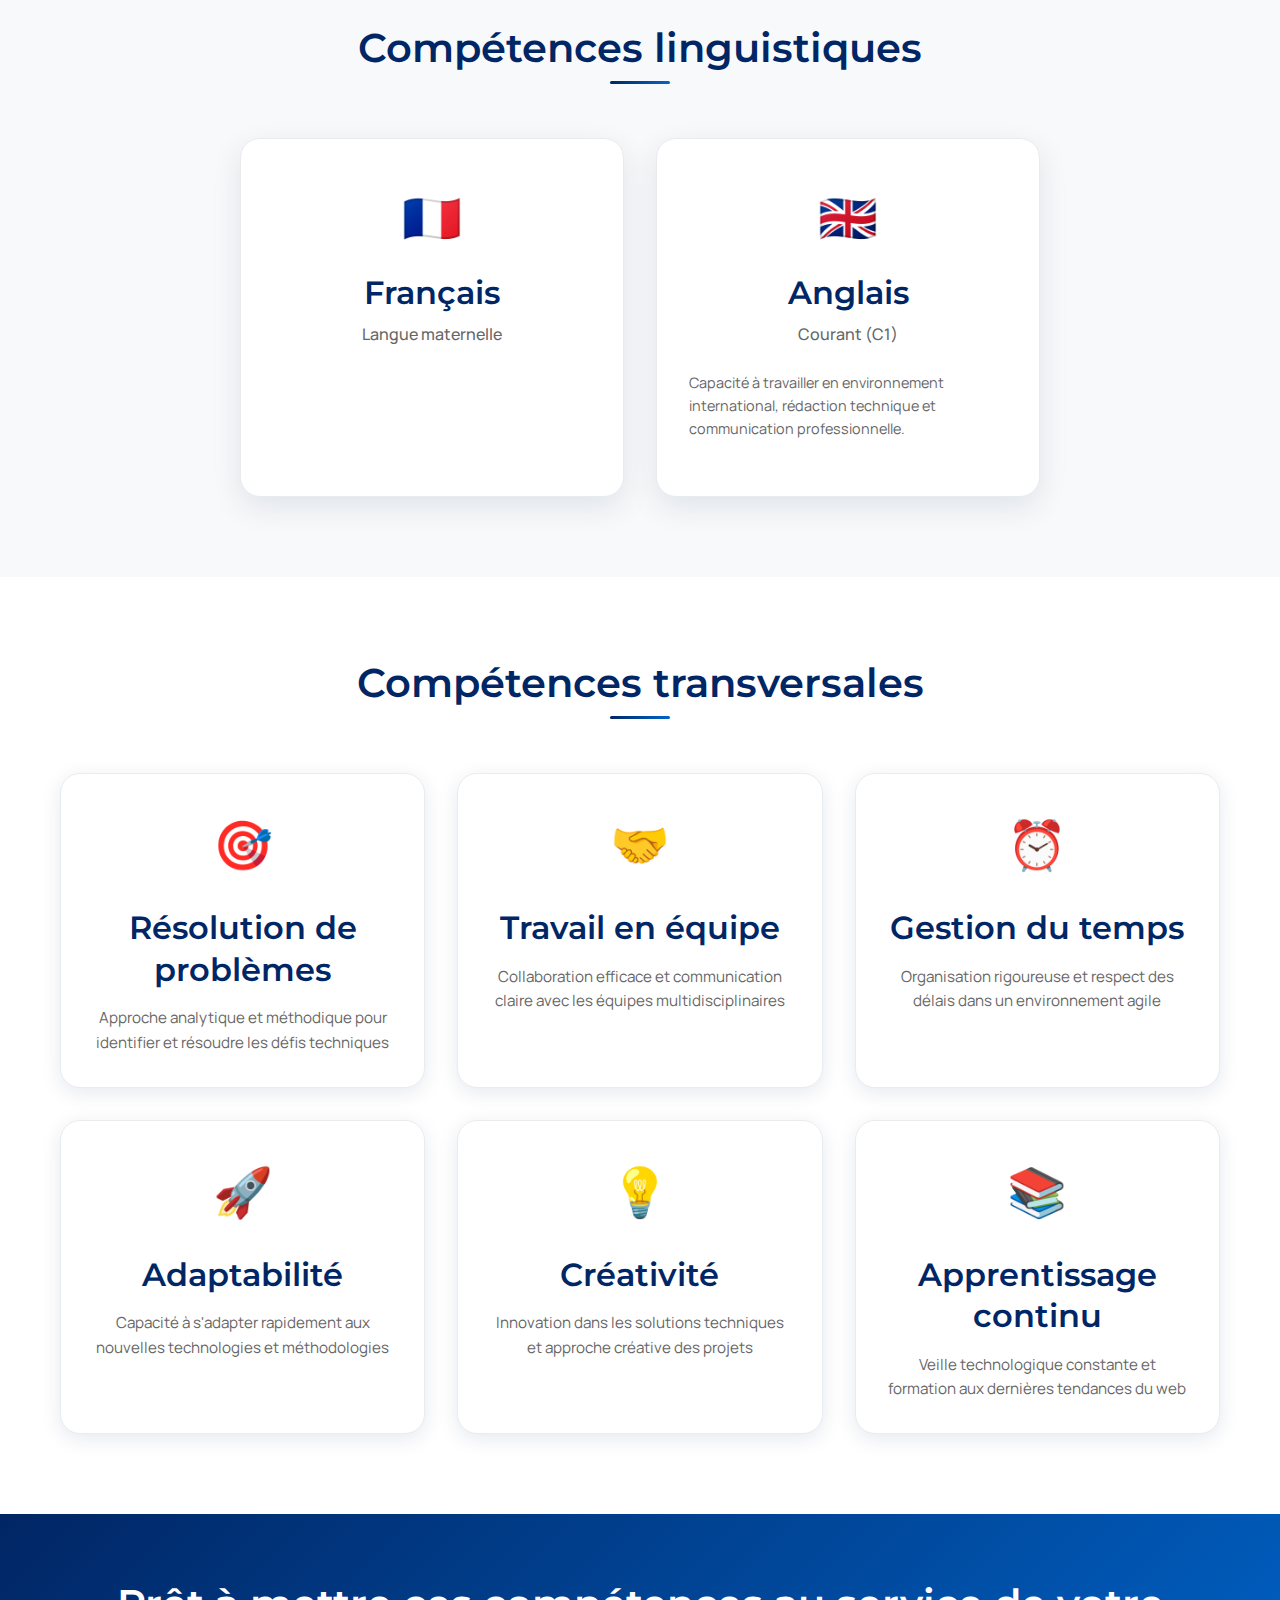
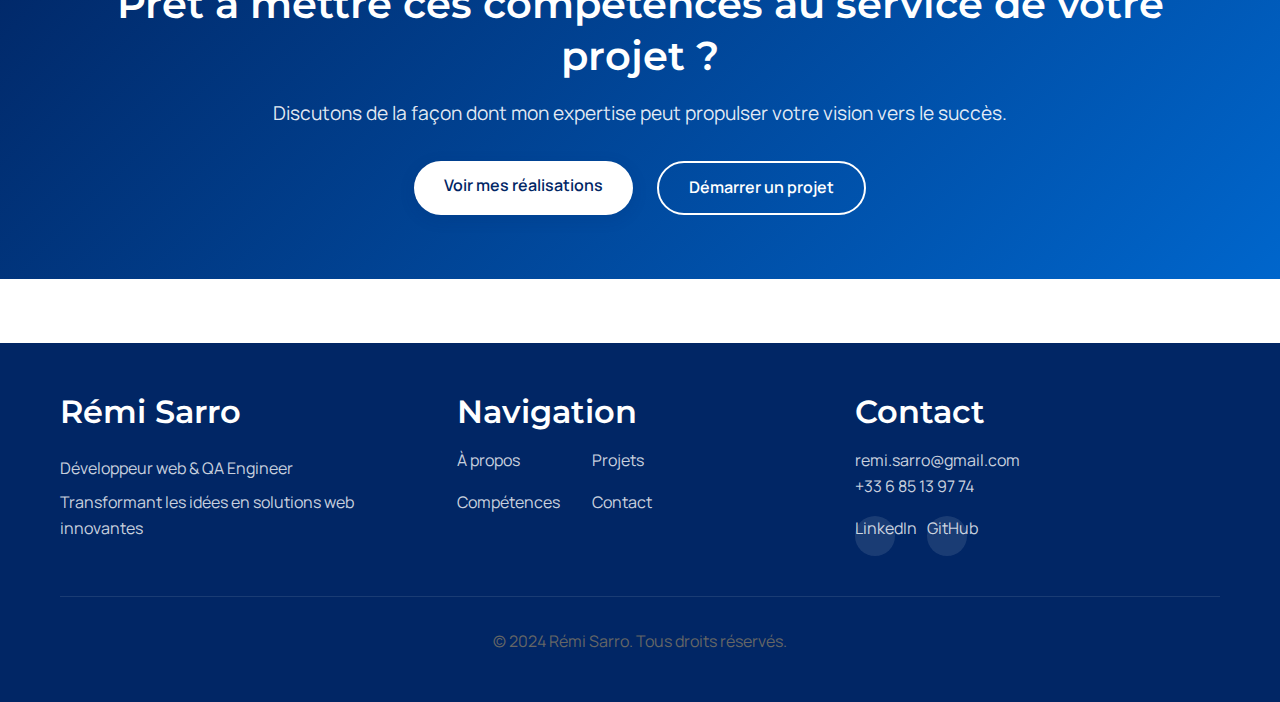
<file: competences.html>
<!DOCTYPE html>
<html lang="fr">
<head>
    <meta charset="UTF-8">
    <meta name="viewport" content="width=device-width, initial-scale=1.0">
    <title>Compétences - Rémi Sarro | Technologies Web & QA</title>
    <meta name="description" content="Découvrez les compétences techniques de Rémi Sarro : HTML, CSS, JavaScript, Python, QA et anglais courant. Expertise en développement web moderne.">
    <link rel="stylesheet" href="style.css">
    <link rel="stylesheet" href="competences.css">
    <link rel="icon" type="image/png" href="logo/web-designer.png">
</head>
<body>
    <!-- Header -->
    <header class="header" id="header">
        <nav class="nav container">
            <a href="index.html" class="logo">
                <img src="logo/web-designer.png" alt="Logo Rémi Sarro" class="logo-img">
                Rémi Sarro
            </a>
            
            <ul class="nav-menu" id="nav-menu">
                <li><a href="index.html" class="nav-link">Accueil</a></li>
                <li><a href="apropos.html" class="nav-link">À propos</a></li>
                <li><a href="competences.html" class="nav-link active">Compétences</a></li>
                <li><a href="projets.html" class="nav-link">Projets</a></li>
                <li><a href="contact.html" class="nav-link">Contact</a></li>
            </ul>
            
            <div class="nav-toggle" id="nav-toggle">
                <span></span>
                <span></span>
                <span></span>
            </div>
        </nav>
    </header>

    <!-- Main Content -->
    <main>
        <!-- Hero Section -->
        <section class="skills-hero section">
            <div class="container">
                <div class="skills-hero-content fade-in-up">
                    <h1>Mes compétences</h1>
                    <p class="hero-subtitle">
                        Un arsenal technologique complet pour propulser vos projets vers les étoiles
                    </p>
                </div>
            </div>
        </section>

        <!-- Technical Skills Section -->
        <section class="technical-skills section">
            <div class="container">
                <div class="section-title fade-in-up">
                    <h2>Compétences techniques</h2>
                </div>
                
                <div class="skills-grid">
                    <!-- HTML -->
                    <div class="skill-card fade-in-up">
                        <div class="skill-icon">
                            <div class="skill-logo html-logo">HTML5</div>
                        </div>
                        <div class="skill-content">
                            <h3>HTML5</h3>
                            <p>
                                Maîtrise avancée du HTML5 sémantique, accessibilité web, 
                                et intégration des dernières spécifications W3C.
                            </p>
                            <div class="skill-tags">
                                <span class="skill-tag">Sémantique</span>
                                <span class="skill-tag">Accessibilité</span>
                                <span class="skill-tag">SEO</span>
                            </div>
                        </div>
                    </div>

                    <!-- CSS -->
                    <div class="skill-card fade-in-up">
                        <div class="skill-icon">
                            <div class="skill-logo css-logo">CSS3</div>
                        </div>
                        <div class="skill-content">
                            <h3>CSS3</h3>
                            <p>
                                Expertise en CSS3 moderne, Flexbox, Grid, animations, 
                                et responsive design pour tous types d'écrans.
                            </p>
                            <div class="skill-tags">
                                <span class="skill-tag">Flexbox</span>
                                <span class="skill-tag">Grid</span>
                                <span class="skill-tag">Animations</span>
                                <span class="skill-tag">Responsive</span>
                            </div>
                        </div>
                    </div>

                    <!-- JavaScript -->
                    <div class="skill-card fade-in-up">
                        <div class="skill-icon">
                            <div class="skill-logo js-logo">JS</div>
                        </div>
                        <div class="skill-content">
                            <h3>JavaScript</h3>
                            <p>
                                Développement JavaScript moderne (ES6+), manipulation DOM, 
                                APIs, programmation asynchrone et frameworks.
                            </p>
                            <div class="skill-tags">
                                <span class="skill-tag">ES6+</span>
                                <span class="skill-tag">DOM</span>
                                <span class="skill-tag">APIs</span>
                                <span class="skill-tag">Async/Await</span>
                            </div>
                        </div>
                    </div>

                    <!-- Python -->
                    <div class="skill-card fade-in-up">
                        <div class="skill-icon">
                            <div class="skill-logo python-logo">PY</div>
                        </div>
                        <div class="skill-content">
                            <h3>Python</h3>
                            <p>
                                Programmation Python pour le web, automatisation, 
                                scripts de test et développement backend.
                            </p>
                            <div class="skill-tags">
                                <span class="skill-tag">Web Development</span>
                                <span class="skill-tag">Automation</span>
                                <span class="skill-tag">Testing</span>
                            </div>
                        </div>
                    </div>
                </div>
            </div>
        </section>

        <!-- QA Skills Section -->
        <section class="qa-skills section">
            <div class="container">
                <div class="section-title fade-in-up">
                    <h2>Assurance Qualité</h2>
                </div>
                
                <div class="qa-content">
                    <div class="qa-text fade-in-left">
                        <h3>Expertise QA Engineer</h3>
                        <p>
                            Mon approche QA garantit la fiabilité et la performance de chaque projet. 
                            Je combine tests manuels et automatisés pour assurer une qualité optimale.
                        </p>
                        <ul class="qa-list">
                            <li>Tests fonctionnels et d'intégration</li>
                            <li>Tests de performance et de charge</li>
                            <li>Tests d'accessibilité et d'utilisabilité</li>
                            <li>Tests cross-browser et responsive</li>
                            <li>Automatisation des tests</li>
                            <li>Documentation et reporting</li>
                        </ul>
                    </div>
                    
                    <div class="qa-tools fade-in-right">
                        <h4>Outils QA</h4>
                        <div class="tools-grid">
                            <div class="tool-item">
                                <div class="tool-icon">🔧</div>
                                <span>Selenium</span>
                            </div>
                            <div class="tool-item">
                                <div class="tool-icon">🧪</div>
                                <span>Jest</span>
                            </div>
                            <div class="tool-item">
                                <div class="tool-icon">📊</div>
                                <span>Lighthouse</span>
                            </div>
                            <div class="tool-item">
                                <div class="tool-icon">🎯</div>
                                <span>Cypress</span>
                            </div>
                            <div class="tool-item">
                                <div class="tool-icon">📝</div>
                                <span>Postman</span>
                            </div>
                            <div class="tool-item">
                                <div class="tool-icon">🔍</div>
                                <span>DevTools</span>
                            </div>
                        </div>
                    </div>
                </div>
                
                <!-- ISTQB Certification -->
                <div class="istqb-certification fade-in-up">
                    <img src="images/ISTQB.png" alt="Certification ISTQB" class="istqb-image">
                </div>
            </div>
        </section>

        <!-- Tools & Technologies -->
        <section class="tools-section section">
            <div class="container">
                <div class="section-title fade-in-up">
                    <h2>Outils & Technologies</h2>
                </div>
                
                <div class="tools-categories">
                    <div class="tool-category fade-in-up">
                        <h3>Développement</h3>
                        <div class="category-tools">
                            <span class="tool-badge">VS Code</span>
                            <span class="tool-badge">Git</span>
                            <span class="tool-badge">GitHub</span>
                            <span class="tool-badge">divi</span>
                            <span class="tool-badge">Webpack</span>
                            <span class="tool-badge">Sass</span>
                        </div>
                    </div>
                    
                    <div class="tool-category fade-in-up">
                        <h3>Design & UI</h3>
                        <div class="category-tools">
                            <span class="tool-badge">Figma</span>
                            <span class="tool-badge">Adobe XD</span>
                            <span class="tool-badge">Gravit designer</span>
                            <span class="tool-badge">Canva</span>
                        </div>
                    </div>
                    
                    <div class="tool-category fade-in-up">
                        <h3>Frameworks & Libraries</h3>
                        <div class="category-tools">
                            <span class="tool-badge">Bootstrap</span>
                            <span class="tool-badge">Tailwind CSS</span>
                            <span class="tool-badge">jQuery</span>
                            <span class="tool-badge">React (bases)</span>
                        </div>
                    </div>
                    
                    <div class="tool-category fade-in-up">
                        <h3>Autres</h3>
                        <div class="category-tools">
                            <span class="tool-badge">WordPress</span>
                            <span class="tool-badge">MySQL</span>
                            <span class="tool-badge">Jira</span>
                        </div>
                    </div>
                </div>
            </div>
        </section>

        <!-- Language Skills -->
        <section class="language-skills section">
            <div class="container">
                <div class="section-title fade-in-up">
                    <h2>Compétences linguistiques</h2>
                </div>
                
                <div class="languages-grid">
                    <div class="language-card fade-in-up">
                        <div class="language-flag">🇫🇷</div>
                        <h3>Français</h3>
                        <div class="language-level">Langue maternelle</div>
                        <div class="language-bar">
                            <div class="language-progress" data-width="100%"></div>
                        </div>
                    </div>
                    
                    <div class="language-card fade-in-up">
                        <div class="language-flag">🇬🇧</div>
                        <h3>Anglais</h3>
                        <div class="language-level">Courant (C1)</div>
                        <div class="language-bar">
                            <div class="language-progress" data-width="85%"></div>
                        </div>
                        <p class="language-description">
                            Capacité à travailler en environnement international, 
                            rédaction technique et communication professionnelle.
                        </p>
                    </div>
                </div>
            </div>
        </section>

        <!-- Soft Skills -->
        <section class="soft-skills section">
            <div class="container">
                <div class="section-title fade-in-up">
                    <h2>Compétences transversales</h2>
                </div>
                
                <div class="soft-skills-grid">
                    <div class="soft-skill-item fade-in-up">
                        <div class="soft-skill-icon">🎯</div>
                        <h3>Résolution de problèmes</h3>
                        <p>Approche analytique et méthodique pour identifier et résoudre les défis techniques</p>
                    </div>
                    
                    <div class="soft-skill-item fade-in-up">
                        <div class="soft-skill-icon">🤝</div>
                        <h3>Travail en équipe</h3>
                        <p>Collaboration efficace et communication claire avec les équipes multidisciplinaires</p>
                    </div>
                    
                    <div class="soft-skill-item fade-in-up">
                        <div class="soft-skill-icon">⏰</div>
                        <h3>Gestion du temps</h3>
                        <p>Organisation rigoureuse et respect des délais dans un environnement agile</p>
                    </div>
                    
                    <div class="soft-skill-item fade-in-up">
                        <div class="soft-skill-icon">🚀</div>
                        <h3>Adaptabilité</h3>
                        <p>Capacité à s'adapter rapidement aux nouvelles technologies et méthodologies</p>
                    </div>
                    
                    <div class="soft-skill-item fade-in-up">
                        <div class="soft-skill-icon">💡</div>
                        <h3>Créativité</h3>
                        <p>Innovation dans les solutions techniques et approche créative des projets</p>
                    </div>
                    
                    <div class="soft-skill-item fade-in-up">
                        <div class="soft-skill-icon">📚</div>
                        <h3>Apprentissage continu</h3>
                        <p>Veille technologique constante et formation aux dernières tendances du web</p>
                    </div>
                </div>
            </div>
        </section>

        <!-- CTA Section -->
        <section class="cta-section">
            <div class="container">
                <div class="cta-content fade-in-up">
                    <h2>Prêt à mettre ces compétences au service de votre projet ?</h2>
                    <p>Discutons de la façon dont mon expertise peut propulser votre vision vers le succès.</p>
                    <div class="cta-buttons">
                        <a href="projets.html" class="btn btn-primary">Voir mes réalisations</a>
                        <a href="contact.html" class="btn btn-outline">Démarrer un projet</a>
                    </div>
                </div>
            </div>
        </section>
    </main>

    <!-- Footer -->
    <footer class="footer">
        <div class="container">
            <div class="footer-content">
                <div class="footer-section">
                    <h3><a href="index.html">Rémi Sarro</a></h3>
                    <p>Développeur web & QA Engineer</p>
                    <p>Transformant les idées en solutions web innovantes</p>
                </div>
                
                <div class="footer-section">
                    <h3>Navigation</h3>
                    <div class="footer-nav-columns">
                        <div class="footer-nav-col">
                            <a href="apropos.html">À propos</a>
                            <a href="competences.html">Compétences</a>
                        </div>
                        <div class="footer-nav-col">
                            <a href="projets.html">Projets</a>
                            <a href="contact.html">Contact</a>
                        </div>
                    </div>
                </div>
                
                <div class="footer-section">
                    <h3>Contact</h3>
                    <a href="mailto:remi.sarro@gmail.com">remi.sarro@gmail.com</a><br>
                    <a href="tel:+33685139774">+33 6 85 13 97 74</a>
                    <div class="social-links">
                        <a href="https://www.linkedin.com/in/r%C3%A9mi-sarro-3b72231b8/" class="social-link" target="_blank">
                            <span>LinkedIn</span>
                        </a>
                        <a href="https://github.com/remi-sarro" class="social-link" target="_blank">
                            <span>GitHub</span>
                        </a>
                    </div>
                </div>
            </div>
            
            <div class="footer-bottom">
                <p>&copy; 2024 Rémi Sarro. Tous droits réservés.</p>
            </div>
        </div>
    </footer>

    <!-- JavaScript -->
    <script src="script.js"></script>
</body>
</html>
</file>
<file: style.css>
/* Global Styles - Portfolio Rémi Sarro */
@import url('https://fonts.googleapis.com/css2?family=Manrope:wght@300;400;500;600;700&family=Montserrat:wght@400;500;600;700;800&display=swap');

/* CSS Variables */
:root {
    --primary-color: #012665;
    --primary-light: #1a3a7a;
    --primary-dark: #001a4d;
    --accent-color: #0066cc;
    --text-dark: #333333;
    --text-light: #666666;
    --text-muted: #999999;
    --background-white: #ffffff;
    --background-light: #f8f9fa;
    --border-light: #e9ecef;
    --shadow-light: rgba(1, 38, 101, 0.1);
    --shadow-medium: rgba(1, 38, 101, 0.15);
    --shadow-dark: rgba(1, 38, 101, 0.25);
}

/* Reset and Base Styles */
* {
    margin: 0;
    padding: 0;
    box-sizing: border-box;
}

html {
    scroll-behavior: smooth;
}

body {
    font-family: 'Manrope', sans-serif;
    font-size: 16px;
    line-height: 1.6;
    color: var(--text-dark);
    background-color: var(--background-white);
    overflow-x: hidden;
}

/* Typography */
h1, h2, h3, h4, h5, h6 {
    font-family: 'Montserrat', sans-serif;
    font-weight: 600;
    line-height: 1.3;
    margin-bottom: 1rem;
    color: var(--primary-color);
}

h1 {
    font-size: 3rem;
    font-weight: 700;
}

h2 {
    font-size: 2.5rem;
    font-weight: 600;
}

h3 {
    font-size: 2rem;
    font-weight: 600;
}

h4 {
    font-size: 1.5rem;
    font-weight: 500;
}

p {
    margin-bottom: 1rem;
    color: var(--text-light);
}

a {
    color: var(--primary-color);
    text-decoration: none;
    transition: all 0.3s ease;
}

a:hover {
    color: var(--accent-color);
}

/* Layout Utilities */
.container {
    max-width: 1200px;
    margin: 0 auto;
    padding: 0 20px;
}

.section {
    padding: 80px 0;
}

.section-title {
    text-align: center;
    margin-bottom: 3rem;
}

.section-title h2 {
    position: relative;
    display: inline-block;
}

.section-title h2::after {
    content: '';
    position: absolute;
    bottom: -10px;
    left: 50%;
    transform: translateX(-50%);
    width: 60px;
    height: 3px;
    background: linear-gradient(90deg, var(--primary-color), var(--accent-color));
    border-radius: 2px;
}

/* Header Styles */
.header {
    position: fixed;
    top: 0;
    left: 0;
    width: 100%;
    background: rgba(255, 255, 255, 0.95);
    backdrop-filter: blur(10px);
    border-bottom: 1px solid var(--border-light);
    z-index: 1000;
    transition: all 0.3s ease;
}

.header.scrolled {
    background: rgba(255, 255, 255, 0.98);
    box-shadow: 0 2px 20px var(--shadow-light);
}

.nav {
    display: flex;
    justify-content: space-between;
    align-items: center;
    padding: 1rem 0;
}

.logo {
    font-family: 'Montserrat', sans-serif;
    font-size: 1.5rem;
    font-weight: 700;
    color: var(--primary-color);
    display: flex;
    align-items: center;
    gap: 0.75rem;
    text-decoration: none;
}

.logo-img {
    width: 32px;
    height: 32px;
    object-fit: contain;
}

.nav-menu {
    display: flex;
    list-style: none;
    gap: 2rem;
}

.nav-link {
    font-weight: 500;
    padding: 0.5rem 1rem;
    border-radius: 25px;
    transition: all 0.3s ease;
    position: relative;
}

.nav-link:hover,
.nav-link.active {
    background: var(--primary-color);
    color: white;
}

.nav-toggle {
    display: none;
    flex-direction: column;
    cursor: pointer;
    gap: 4px;
}

.nav-toggle span {
    width: 25px;
    height: 3px;
    background: var(--primary-color);
    transition: all 0.3s ease;
}

/* Main Content */
main {
    margin-top: 80px;
}

/* Button Styles */
.btn {
    display: inline-block;
    padding: 12px 30px;
    border: none;
    border-radius: 30px;
    font-family: 'Manrope', sans-serif;
    font-weight: 600;
    text-align: center;
    cursor: pointer;
    transition: all 0.3s ease;
    text-decoration: none;
    position: relative;
    overflow: hidden;
}

.btn-primary {
    background: linear-gradient(135deg, var(--primary-color), var(--accent-color));
    color: white;
    box-shadow: 0 4px 15px var(--shadow-medium);
}

.btn-primary:hover {
    transform: translateY(-2px);
    box-shadow: 0 6px 25px var(--shadow-dark);
    color: white;
}

.btn-outline {
    background: transparent;
    color: var(--primary-color);
    border: 2px solid var(--primary-color);
}

.btn-outline:hover {
    background: var(--primary-color);
    color: white;
}

/* Card Styles */
.card {
    background: white;
    border-radius: 15px;
    padding: 2rem;
    box-shadow: 0 5px 20px var(--shadow-light);
    transition: all 0.3s ease;
    border: 1px solid var(--border-light);
}

.card:hover {
    transform: translateY(-5px);
    box-shadow: 0 10px 30px var(--shadow-medium);
}

/* Footer Styles */
.footer {
    background: var(--primary-color);
    color: white;
    padding: 3rem 0 2rem;
    margin-top: 4rem;
}

.footer-content {
    display: grid;
    grid-template-columns: repeat(auto-fit, minmax(250px, 1fr));
    gap: 2rem;
    margin-bottom: 2rem;
}

.footer-section h3 {
    color: white;
    margin-bottom: 1rem;
}

.footer-section p,
.footer-section a {
    color: rgba(255, 255, 255, 0.8);
    margin-bottom: 0.5rem;
}

.footer-section a:hover {
    color: white;
}

.social-links {
    display: flex;
    gap: 2rem;
    margin-top: 1rem;
}

.social-link {
    display: inline-block;
    align-items: center;
    justify-content: center;
    width: 40px;
    height: 40px;
    background: rgba(255, 255, 255, 0.1);
    border-radius: 50%;
    transition: all 0.3s ease;
}

.social-link:hover {
    background: rgba(255, 255, 255, 0.2);
    transform: translateY(-2px);
}

.footer-bottom {
    text-align: center;
    padding-top: 2rem;
    border-top: 1px solid rgba(255, 255, 255, 0.1);
    color: rgba(255, 255, 255, 0.6);
}

/* Footer Navigation Columns */
.footer-nav-columns {
    display: flex;
    gap: 2rem;
}

.footer-nav-col {
    display: flex;
    flex-direction: column;
    gap: 0.5rem;
}

.footer-nav-col a {
    color: rgba(255, 255, 255, 0.8);
    text-decoration: none;
    transition: color 0.3s ease;
    margin-bottom: 0.5rem;
}

.footer-nav-col a:hover {
    color: var(--primary-color);
}

@media (max-width: 480px) {
    .footer-nav-columns {
        flex-direction: column;
        gap: 1rem;
    }
}

/* Footer title link styling */
.footer-section h3 a {
    color: white;
    text-decoration: none;
    transition: transform 0.3s ease;
    display: inline-block;
}

.footer-section h3 a:hover {
    transform: translateY(-2px);
}

/* Popup link styling */
.popup-link {
    margin-top: 1rem;
}

.popup-link a {
    color: var(--primary-color);
    text-decoration: underline;
    font-weight: 500;
    transition: color 0.3s ease;
}

.popup-link a:hover {
    color: var(--accent-color);
}

/* Animations */
@keyframes fadeInUp {
    from {
        opacity: 0;
        transform: translateY(30px);
    }
    to {
        opacity: 1;
        transform: translateY(0);
    }
}

@keyframes fadeInLeft {
    from {
        opacity: 0;
        transform: translateX(-30px);
    }
    to {
        opacity: 1;
        transform: translateX(0);
    }
}

@keyframes fadeInRight {
    from {
        opacity: 0;
        transform: translateX(30px);
    }
    to {
        opacity: 1;
        transform: translateX(0);
    }
}

.fade-in-up {
    animation: fadeInUp 0.8s ease forwards;
}

.fade-in-left {
    animation: fadeInLeft 0.8s ease forwards;
}

.fade-in-right {
    animation: fadeInRight 0.8s ease forwards;
}

/* Responsive Design */
@media (max-width: 768px) {
    .container {
        padding: 0 15px;
    }
    
    .nav-menu {
        position: fixed;
        top: 80px;
        left: -100%;
        width: 100%;
        height: calc(100vh - 80px);
        background: white;
        flex-direction: column;
        justify-content: flex-start;
        align-items: center;
        padding-top: 2rem;
        transition: left 0.3s ease;
        box-shadow: 0 2px 10px var(--shadow-light);
    }
    
    .nav-menu.active {
        left: 0;
    }
    
    .nav-toggle {
        display: flex;
    }
    
    .nav-toggle.active span:nth-child(1) {
        transform: rotate(45deg) translate(5px, 5px);
    }
    
    .nav-toggle.active span:nth-child(2) {
        opacity: 0;
    }
    
    .nav-toggle.active span:nth-child(3) {
        transform: rotate(-45deg) translate(7px, -6px);
    }
    
    h1 {
        font-size: 2.5rem;
    }
    
    h2 {
        font-size: 2rem;
    }
    
    h3 {
        font-size: 1.5rem;
    }
    
    .section {
        padding: 60px 0;
    }
    
    .footer-content {
        grid-template-columns: 1fr;
        text-align: center;
    }
}

@media (max-width: 480px) {
    h1 {
        font-size: 2rem;
    }
    
    h2 {
        font-size: 1.75rem;
    }
    
    .btn {
        padding: 10px 25px;
        font-size: 14px;
    }
    
    .card {
        padding: 1.5rem;
    }
}
</file>
<file: index.css>
/* Homepage Specific Styles */

/* Hero Section */
.hero {
    min-height: 100vh;
    display: flex;
    align-items: center;
    background: linear-gradient(135deg, #f8f9fa 0%, #ffffff 100%);
    position: relative;
    overflow: hidden;
}

.hero::before {
    content: '';
    position: absolute;
    top: 0;
    right: 0;
    width: 50%;
    height: 100%;
    background: url('images/wall.jpg') center/cover;
    opacity: 0.05;
    z-index: 1;
}

.hero-container {
    position: relative;
    z-index: 2;
}

.hero-content {
    display: grid;
    grid-template-columns: 1fr 1fr;
    gap: 4rem;
    align-items: center;
    min-height: 80vh;
}

.hero-text {
    padding-right: 2rem;
}

.hero-title {
    font-size: 3.5rem;
    font-weight: 800;
    margin-bottom: 0.5rem;
    background: linear-gradient(135deg, var(--primary-color), var(--accent-color));
    -webkit-background-clip: text;
    -webkit-text-fill-color: transparent;
    background-clip: text;
}

.hero-subtitle {
    font-size: 1.5rem;
    color: var(--text-light);
    font-weight: 500;
    margin-bottom: 1.5rem;
}

.hero-description {
    font-size: 1.2rem;
    line-height: 1.8;
    margin-bottom: 2.5rem;
    color: var(--text-light);
}

.hero-buttons {
    display: flex;
    gap: 1.5rem;
    flex-wrap: wrap;
}

.hero-image-wrapper {
    position: relative;
    display: flex;
    justify-content: center;
    align-items: center;
}

.profile-image {
    width: 350px;
    height: 350px;
    border-radius: 50%;
    object-fit: cover;
    border: 5px solid white;
    box-shadow: 0 20px 40px var(--shadow-medium);
    position: relative;
    z-index: 2;
}

.hero-decoration {
    position: absolute;
    width: 400px;
    height: 400px;
    border: 3px solid var(--primary-color);
    border-radius: 50%;
    opacity: 0.3;
    animation: rotate 20s linear infinite;
    z-index: 1;
}

.hero-decoration::before {
    content: '';
    position: absolute;
    top: -20px;
    right: -20px;
    width: 40px;
    height: 40px;
    background: var(--accent-color);
    border-radius: 50%;
}

.hero-decoration::after {
    content: '';
    position: absolute;
    bottom: -15px;
    left: -15px;
    width: 30px;
    height: 30px;
    background: var(--primary-color);
    border-radius: 50%;
}

@keyframes rotate {
    from {
        transform: rotate(0deg);
    }
    to {
        transform: rotate(360deg);
    }
}

.scroll-indicator {
    position: absolute;
    bottom: 2rem;
    left: 50%;
    transform: translateX(-50%);
    display: flex;
    flex-direction: column;
    align-items: center;
    gap: 0.5rem;
    color: var(--text-muted);
    font-size: 0.9rem;
}

.scroll-arrow {
    width: 20px;
    height: 20px;
    border: 2px solid var(--primary-color);
    border-top: none;
    border-left: none;
    transform: rotate(45deg);
    animation: bounce 2s infinite;
}

@keyframes bounce {
    0%, 20%, 50%, 80%, 100% {
        transform: rotate(45deg) translateY(0);
    }
    40% {
        transform: rotate(45deg) translateY(-10px);
    }
    60% {
        transform: rotate(45deg) translateY(-5px);
    }
}

/* Quick About Section */
.quick-about {
    background: var(--background-light);
}

.quick-about-content {
    display: grid;
    grid-template-columns: 2fr 1fr;
    gap: 4rem;
    align-items: center;
}

.quick-about-text {
    font-size: 1.1rem;
}

.quick-about-stats {
    display: grid;
    grid-template-columns: 1fr;
    gap: 2rem;
}

.stat-item {
    text-align: center;
    padding: 1.5rem;
    background: white;
    border-radius: 15px;
    box-shadow: 0 5px 15px var(--shadow-light);
    transition: transform 0.3s ease;
}

.stat-item:hover {
    transform: translateY(-5px);
}

.stat-number {
    font-size: 2.5rem;
    font-weight: 700;
    color: var(--primary-color);
    font-family: 'Montserrat', sans-serif;
}

.stat-label {
    color: var(--text-light);
    font-weight: 500;
    margin-top: 0.5rem;
}

/* Featured Projects Section */
.featured-projects {
    background: white;
}

.projects-grid {
    display: grid;
    grid-template-columns: repeat(auto-fit, minmax(350px, 1fr));
    gap: 2rem;
    margin-bottom: 3rem;
}

.project-card {
    background: white;
    border-radius: 20px;
    overflow: hidden;
    box-shadow: 0 10px 30px var(--shadow-light);
    transition: all 0.3s ease;
    border: 1px solid var(--border-light);
}

.project-card:hover {
    transform: translateY(-10px);
    box-shadow: 0 20px 40px var(--shadow-medium);
}

.project-image {
    position: relative;
    height: 250px;
    overflow: hidden;
}

.project-image img {
    width: 100%;
    height: 100%;
    object-fit: cover;
    transition: transform 0.3s ease;
}

.project-card:hover .project-image img {
    transform: scale(1.1);
}

.project-overlay {
    position: absolute;
    top: 0;
    left: 0;
    right: 0;
    bottom: 0;
    background: rgba(1, 38, 101, 0.9);
    display: flex;
    align-items: center;
    justify-content: center;
    opacity: 0;
    transition: opacity 0.3s ease;
}

.project-card:hover .project-overlay {
    opacity: 1;
}

.project-info {
    padding: 2rem;
}

.project-info h3 {
    margin-bottom: 1rem;
    color: var(--primary-color);
}

.project-info p {
    margin-bottom: 1.5rem;
    color: var(--text-light);
}

.project-tech {
    display: flex;
    flex-wrap: wrap;
    gap: 0.5rem;
}

.tech-tag {
    background: var(--background-light);
    color: var(--primary-color);
    padding: 0.3rem 0.8rem;
    border-radius: 15px;
    font-size: 0.85rem;
    font-weight: 500;
    border: 1px solid var(--border-light);
}

.projects-cta {
    text-align: center;
}

/* Specific adjustment for Spaceman image on home page */
.project-card:first-child .project-image img {
    object-fit: contain;
    object-position: center;
    background: var(--background-light);
    padding: 1rem;
}

/* CTA Section */
.cta-section {
    background: linear-gradient(135deg, var(--primary-color), var(--accent-color));
    color: white;
    text-align: center;
    padding: 4rem 0;
}

.cta-content h2 {
    color: white;
    font-size: 2.5rem;
    margin-bottom: 1rem;
}

.cta-content p {
    font-size: 1.2rem;
    margin-bottom: 2rem;
    color: rgba(255, 255, 255, 0.9);
}

.cta-section .btn-primary {
    background: white;
    color: var(--primary-color);
    font-weight: 600;
}

.cta-section .btn-primary:hover {
    background: var(--background-light);
    color: var(--primary-color);
}

/* Responsive Design */
@media (max-width: 1024px) {
    .hero-content {
        grid-template-columns: 1fr;
        gap: 3rem;
        text-align: center;
    }
    
    .hero-image {
        order: -1;
    }
    
    .hero-image-wrapper {
        max-width: 300px;
        margin: 0 auto;
    }
    
    .hero-buttons {
        justify-content: center;
        flex-wrap: wrap;
        gap: 1rem;
    }
    
    .quick-about-content {
        grid-template-columns: 1fr;
        gap: 3rem;
        text-align: center;
    }
    
    .quick-about-stats {
        grid-template-columns: repeat(3, 1fr);
    }
    
    .scroll-indicator {
        display: none;
    }
}

@media (max-width: 768px) {
    .hero-title {
        font-size: 2.5rem;
    }
    
    .hero-subtitle {
        font-size: 1.3rem;
    }
    
    .hero-description {
        font-size: 1.1rem;
    }
    
    .hero-buttons {
        justify-content: center;
    }
    
    .profile-image {
        width: 250px;
        height: 250px;
    }
    
    .hero-decoration {
        width: 300px;
        height: 300px;
    }
    
    .projects-grid {
        grid-template-columns: 1fr;
        gap: 1.5rem;
    }
    
    .project-image {
        height: 200px;
    }
    
    .quick-about-stats {
        grid-template-columns: 1fr;
        gap: 1rem;
    }
    
    .cta-content h2 {
        font-size: 2rem;
    }
}

@media (max-width: 480px) {
    .hero {
        min-height: 90vh;
    }
    
    .hero-title {
        font-size: 2rem;
    }
    
    .hero-subtitle {
        font-size: 1.1rem;
    }
    
    .hero-description {
        font-size: 1rem;
    }
    
    .hero-buttons {
        flex-direction: column;
        align-items: center;
    }
    
    .profile-image {
        width: 200px;
        height: 200px;
    }
    
    .hero-decoration {
        width: 250px;
        height: 250px;
    }
    
    .project-info {
        padding: 1.5rem;
    }
    
    .stat-item {
        padding: 1rem;
    }
    
    .stat-number {
        font-size: 2rem;
    }
}

/* Popup Modal Styles - For project modals */
.popup-overlay {
    position: fixed;
    top: 0;
    left: 0;
    width: 100%;
    height: 100%;
    background-color: rgba(0, 0, 0, 0.8);
    display: flex;
    justify-content: center;
    align-items: center;
    z-index: 1000;
    opacity: 0;
    visibility: hidden;
    transition: all 0.3s ease;
}

.popup-overlay.active {
    opacity: 1;
    visibility: visible;
}

.popup-content {
    background: white;
    border-radius: 20px;
    max-width: 1000px;
    width: 90%;
    max-height: 90vh;
    overflow: visible;
    position: relative;
    box-shadow: 0 20px 60px rgba(0, 0, 0, 0.3);
    transform: scale(0.8);
    transition: transform 0.3s ease;
}

.popup-overlay.active .popup-content {
    transform: scale(1);
}

.popup-close {
    position: absolute;
    top: 20px;
    right: 25px;
    background: rgba(255, 255, 255, 0.9);
    border: none;
    font-size: 30px;
    color: #333;
    cursor: pointer;
    z-index: 1001;
    width: 40px;
    height: 40px;
    display: flex;
    align-items: center;
    justify-content: center;
    border-radius: 50%;
    transition: all 0.3s ease;
    backdrop-filter: blur(10px);
}

.popup-close:hover {
    background-color: rgba(255, 255, 255, 1);
    color: #012665;
    transform: scale(1.1);
}

.popup-header {
    position: relative;
    height: 200px;
    overflow: hidden;
    border-radius: 20px 20px 0 0;
}

.popup-wallpaper {
    width: 100%;
    height: 100%;
    background-size: cover;
    background-position: center;
    background-repeat: no-repeat;
    position: relative;
    display: flex;
    align-items: center;
    justify-content: center;
}

.popup-wallpaper::before {
    content: '';
    position: absolute;
    top: 0;
    left: 0;
    right: 0;
    bottom: 0;
    background: linear-gradient(135deg, rgba(1, 38, 101, 0.7), rgba(0, 0, 0, 0.3));
    z-index: 1;
}

.popup-logo {
    position: absolute;
    left: 50px;
    top: 200px;
    transform: translateY(-50%);
    z-index: 1003;
    background: white;
    border-radius: 15px;
    padding: 15px;
    box-shadow: 0 10px 30px rgba(0, 0, 0, 0.2);
    border: 3px solid #012665;
}

.popup-logo img {
    width: 80px;
    height: 80px;
    object-fit: contain;
    display: block;
}

.popup-title {
    color: white;
    font-family: 'Montserrat', sans-serif;
    font-size: 2.5rem;
    font-weight: 700;
    text-align: center;
    margin: 0;
    z-index: 2;
    position: relative;
    text-shadow: 2px 2px 4px rgba(0, 0, 0, 0.5);
    padding: 0 150px;
}

.popup-body {
    display: grid;
    grid-template-columns: 1fr 350px;
    gap: 0;
    max-height: calc(90vh - 200px);
    overflow-y: auto;
    position: relative;
    z-index: 1;
    margin-top: 40px;
}

.popup-main-content {
    padding: 40px;
}

.popup-main-content h3 {
    font-family: 'Montserrat', sans-serif;
    font-size: 1.5rem;
    font-weight: 600;
    color: #012665;
    margin-bottom: 20px;
    margin-top: 0;
}

.popup-description {
    font-size: 1.1rem;
    line-height: 1.7;
    color: #666;
    margin: 0;
}

.popup-link {
    margin-top: 20px;
}

.popup-link a {
    color: #012665;
    text-decoration: none;
    font-weight: 600;
    border-bottom: 2px solid #012665;
    transition: all 0.3s ease;
}

.popup-link a:hover {
    color: #0056b3;
    border-bottom-color: #0056b3;
}

.popup-sidebar {
    background: #f8f9fa;
    padding: 40px 30px;
    border-left: 1px solid #e9ecef;
}

.popup-features,
.popup-tech {
    margin-bottom: 30px;
}

.popup-features:last-child,
.popup-tech:last-child {
    margin-bottom: 0;
}

.popup-features h4,
.popup-tech h4 {
    font-family: 'Montserrat', sans-serif;
    font-size: 1.2rem;
    font-weight: 600;
    color: #012665;
    margin-bottom: 15px;
    margin-top: 0;
}

.popup-features ul {
    list-style: none;
    padding: 0;
    margin: 0;
}

.popup-features li {
    position: relative;
    padding-left: 25px;
    margin-bottom: 10px;
    color: #666;
    line-height: 1.5;
    font-size: 0.95rem;
}

.popup-features li::before {
    content: '✓';
    position: absolute;
    left: 0;
    top: 0;
    color: #28a745;
    font-weight: bold;
    font-size: 1rem;
}

.popup-tech .tech-tags {
    display: flex;
    flex-wrap: wrap;
    gap: 8px;
}

.popup-tech .tech-tag {
    background: linear-gradient(135deg, #012665, #0056b3);
    color: white;
    padding: 6px 12px;
    border-radius: 20px;
    font-size: 0.85rem;
    font-weight: 500;
    white-space: nowrap;
}

/* Popup Responsive Design */
@media (max-width: 768px) {
    .popup-content {
        width: 95%;
        max-height: 95vh;
    }
    
    .popup-body {
        grid-template-columns: 1fr;
        gap: 0;
    }
    
    .popup-logo {
        left: 30px;
        top: 150px;
    }
    
    .popup-logo img {
        width: 60px;
        height: 60px;
    }
    
    .popup-title {
        font-size: 1.8rem;
        padding: 0 100px;
    }
    
    .popup-main-content,
    .popup-sidebar {
        padding: 30px 25px;
    }
    
    .popup-header {
        height: 150px;
    }
}

@media (max-width: 480px) {
    .popup-logo {
        left: 20px;
        top: 120px;
    }
    
    .popup-logo img {
        width: 50px;
        height: 50px;
    }
    
    .popup-title {
        font-size: 1.5rem;
        padding: 0 80px;
    }
    
    .popup-header {
        height: 120px;
    }
    
    .popup-main-content,
    .popup-sidebar {
        padding: 20px;
    }
}
</file>
<file: accueil.css>
/* Homepage Specific Styles */

/* Hero Section */
.hero {
    min-height: 100vh;
    display: flex;
    align-items: center;
    background: linear-gradient(135deg, #f8f9fa 0%, #ffffff 100%);
    position: relative;
    overflow: hidden;
}

.hero::before {
    content: '';
    position: absolute;
    top: 0;
    right: 0;
    width: 50%;
    height: 100%;
    background: url('images/wall.jpg') center/cover;
    opacity: 0.05;
    z-index: 1;
}

.hero-container {
    position: relative;
    z-index: 2;
}

.hero-content {
    display: grid;
    grid-template-columns: 1fr 1fr;
    gap: 4rem;
    align-items: center;
    min-height: 80vh;
}

.hero-text {
    padding-right: 2rem;
}

.hero-title {
    font-size: 3.5rem;
    font-weight: 800;
    margin-bottom: 0.5rem;
    background: linear-gradient(135deg, var(--primary-color), var(--accent-color));
    -webkit-background-clip: text;
    -webkit-text-fill-color: transparent;
    background-clip: text;
}

.hero-subtitle {
    font-size: 1.5rem;
    color: var(--text-light);
    font-weight: 500;
    margin-bottom: 1.5rem;
}

.hero-description {
    font-size: 1.2rem;
    line-height: 1.8;
    margin-bottom: 2.5rem;
    color: var(--text-light);
}

.hero-buttons {
    display: flex;
    gap: 1.5rem;
    flex-wrap: wrap;
}

.hero-image-wrapper {
    position: relative;
    display: flex;
    justify-content: center;
    align-items: center;
}

.profile-image {
    width: 350px;
    height: 350px;
    border-radius: 50%;
    object-fit: cover;
    border: 5px solid white;
    box-shadow: 0 20px 40px var(--shadow-medium);
    position: relative;
    z-index: 2;
}

.hero-decoration {
    position: absolute;
    width: 400px;
    height: 400px;
    border: 3px solid var(--primary-color);
    border-radius: 50%;
    opacity: 0.3;
    animation: rotate 20s linear infinite;
    z-index: 1;
}

.hero-decoration::before {
    content: '';
    position: absolute;
    top: -20px;
    right: -20px;
    width: 40px;
    height: 40px;
    background: var(--accent-color);
    border-radius: 50%;
}

.hero-decoration::after {
    content: '';
    position: absolute;
    bottom: -15px;
    left: -15px;
    width: 30px;
    height: 30px;
    background: var(--primary-color);
    border-radius: 50%;
}

@keyframes rotate {
    from {
        transform: rotate(0deg);
    }
    to {
        transform: rotate(360deg);
    }
}

.scroll-indicator {
    position: absolute;
    bottom: 2rem;
    left: 50%;
    transform: translateX(-50%);
    display: flex;
    flex-direction: column;
    align-items: center;
    gap: 0.5rem;
    color: var(--text-muted);
    font-size: 0.9rem;
}

.scroll-arrow {
    width: 20px;
    height: 20px;
    border: 2px solid var(--primary-color);
    border-top: none;
    border-left: none;
    transform: rotate(45deg);
    animation: bounce 2s infinite;
}

@keyframes bounce {
    0%, 20%, 50%, 80%, 100% {
        transform: rotate(45deg) translateY(0);
    }
    40% {
        transform: rotate(45deg) translateY(-10px);
    }
    60% {
        transform: rotate(45deg) translateY(-5px);
    }
}

/* Quick About Section */
.quick-about {
    background: var(--background-light);
}

.quick-about-content {
    display: grid;
    grid-template-columns: 2fr 1fr;
    gap: 4rem;
    align-items: center;
}

.quick-about-text {
    font-size: 1.1rem;
}

.quick-about-stats {
    display: grid;
    grid-template-columns: 1fr;
    gap: 2rem;
}

.stat-item {
    text-align: center;
    padding: 1.5rem;
    background: white;
    border-radius: 15px;
    box-shadow: 0 5px 15px var(--shadow-light);
    transition: transform 0.3s ease;
}

.stat-item:hover {
    transform: translateY(-5px);
}

.stat-number {
    font-size: 2.5rem;
    font-weight: 700;
    color: var(--primary-color);
    font-family: 'Montserrat', sans-serif;
}

.stat-label {
    color: var(--text-light);
    font-weight: 500;
    margin-top: 0.5rem;
}

/* Featured Projects Section */
.featured-projects {
    background: white;
}

.projects-grid {
    display: grid;
    grid-template-columns: repeat(auto-fit, minmax(350px, 1fr));
    gap: 2rem;
    margin-bottom: 3rem;
}

.project-card {
    background: white;
    border-radius: 20px;
    overflow: hidden;
    box-shadow: 0 10px 30px var(--shadow-light);
    transition: all 0.3s ease;
    border: 1px solid var(--border-light);
}

.project-card:hover {
    transform: translateY(-10px);
    box-shadow: 0 20px 40px var(--shadow-medium);
}

.project-image {
    position: relative;
    height: 250px;
    overflow: hidden;
}

.project-image img {
    width: 100%;
    height: 100%;
    object-fit: cover;
    transition: transform 0.3s ease;
}

.project-card:hover .project-image img {
    transform: scale(1.1);
}

.project-overlay {
    position: absolute;
    top: 0;
    left: 0;
    right: 0;
    bottom: 0;
    background: rgba(1, 38, 101, 0.9);
    display: flex;
    align-items: center;
    justify-content: center;
    opacity: 0;
    transition: opacity 0.3s ease;
}

.project-card:hover .project-overlay {
    opacity: 1;
}

.project-info {
    padding: 2rem;
}

.project-info h3 {
    margin-bottom: 1rem;
    color: var(--primary-color);
}

.project-info p {
    margin-bottom: 1.5rem;
    color: var(--text-light);
}

.project-tech {
    display: flex;
    flex-wrap: wrap;
    gap: 0.5rem;
}

.tech-tag {
    background: var(--background-light);
    color: var(--primary-color);
    padding: 0.3rem 0.8rem;
    border-radius: 15px;
    font-size: 0.85rem;
    font-weight: 500;
    border: 1px solid var(--border-light);
}

.projects-cta {
    text-align: center;
}

/* Specific adjustment for Spaceman image on home page */
.project-card:first-child .project-image img {
    object-fit: contain;
    object-position: center;
    background: var(--background-light);
    padding: 1rem;
}

/* CTA Section */
.cta-section {
    background: linear-gradient(135deg, var(--primary-color), var(--accent-color));
    color: white;
    text-align: center;
    padding: 4rem 0;
}

.cta-content h2 {
    color: white;
    font-size: 2.5rem;
    margin-bottom: 1rem;
}

.cta-content p {
    font-size: 1.2rem;
    margin-bottom: 2rem;
    color: rgba(255, 255, 255, 0.9);
}

.cta-section .btn-primary {
    background: white;
    color: var(--primary-color);
    font-weight: 600;
}

.cta-section .btn-primary:hover {
    background: var(--background-light);
    color: var(--primary-color);
}

/* Responsive Design */
@media (max-width: 1024px) {
    .hero-content {
        grid-template-columns: 1fr;
        gap: 3rem;
        text-align: center;
    }
    
    .hero-text {
        padding-right: 0;
        order: 2;
    }
    
    .hero-image {
        order: 1;
    }
    
    .profile-image {
        width: 300px;
        height: 300px;
    }
    
    .hero-decoration {
        width: 350px;
        height: 350px;
    }
    
    .quick-about-content {
        grid-template-columns: 1fr;
        gap: 2rem;
        text-align: center;
    }
    
    .quick-about-stats {
        grid-template-columns: repeat(3, 1fr);
    }
}

@media (max-width: 768px) {
    .hero-title {
        font-size: 2.5rem;
    }
    
    .hero-subtitle {
        font-size: 1.3rem;
    }
    
    .hero-description {
        font-size: 1.1rem;
    }
    
    .hero-buttons {
        justify-content: center;
    }
    
    .profile-image {
        width: 250px;
        height: 250px;
    }
    
    .hero-decoration {
        width: 300px;
        height: 300px;
    }
    
    .projects-grid {
        grid-template-columns: 1fr;
        gap: 1.5rem;
    }
    
    .project-image {
        height: 200px;
    }
    
    .quick-about-stats {
        grid-template-columns: 1fr;
        gap: 1rem;
    }
    
    .cta-content h2 {
        font-size: 2rem;
    }
}

@media (max-width: 480px) {
    .hero {
        min-height: 90vh;
    }
    
    .hero-title {
        font-size: 2rem;
    }
    
    .hero-subtitle {
        font-size: 1.1rem;
    }
    
    .hero-description {
        font-size: 1rem;
    }
    
    .hero-buttons {
        flex-direction: column;
        align-items: center;
    }
    
    .profile-image {
        width: 200px;
        height: 200px;
    }
    
    .hero-decoration {
        width: 250px;
        height: 250px;
    }
    
    .project-info {
        padding: 1.5rem;
    }
    
    .stat-item {
        padding: 1rem;
    }
    
    .stat-number {
        font-size: 2rem;
    }
}

/* Popup Modal Styles - For project modals */
.popup-overlay {
    position: fixed;
    top: 0;
    left: 0;
    width: 100%;
    height: 100%;
    background-color: rgba(0, 0, 0, 0.8);
    display: flex;
    justify-content: center;
    align-items: center;
    z-index: 1000;
    opacity: 0;
    visibility: hidden;
    transition: all 0.3s ease;
}

.popup-overlay.active {
    opacity: 1;
    visibility: visible;
}

.popup-content {
    background: white;
    border-radius: 20px;
    max-width: 1000px;
    width: 90%;
    max-height: 90vh;
    overflow: visible;
    position: relative;
    box-shadow: 0 20px 60px rgba(0, 0, 0, 0.3);
    transform: scale(0.8);
    transition: transform 0.3s ease;
}

.popup-overlay.active .popup-content {
    transform: scale(1);
}

.popup-close {
    position: absolute;
    top: 20px;
    right: 25px;
    background: rgba(255, 255, 255, 0.9);
    border: none;
    font-size: 30px;
    color: #333;
    cursor: pointer;
    z-index: 1001;
    width: 40px;
    height: 40px;
    display: flex;
    align-items: center;
    justify-content: center;
    border-radius: 50%;
    transition: all 0.3s ease;
    backdrop-filter: blur(10px);
}

.popup-close:hover {
    background-color: rgba(255, 255, 255, 1);
    color: #012665;
    transform: scale(1.1);
}

.popup-header {
    position: relative;
    height: 200px;
    overflow: hidden;
    border-radius: 20px 20px 0 0;
}

.popup-wallpaper {
    width: 100%;
    height: 100%;
    background-size: cover;
    background-position: center;
    background-repeat: no-repeat;
    position: relative;
    display: flex;
    align-items: center;
    justify-content: center;
}

.popup-wallpaper::before {
    content: '';
    position: absolute;
    top: 0;
    left: 0;
    right: 0;
    bottom: 0;
    background: linear-gradient(135deg, rgba(1, 38, 101, 0.7), rgba(0, 0, 0, 0.3));
    z-index: 1;
}

.popup-logo {
    position: absolute;
    left: 50px;
    top: 200px;
    transform: translateY(-50%);
    z-index: 1003;
    background: white;
    border-radius: 15px;
    padding: 15px;
    box-shadow: 0 10px 30px rgba(0, 0, 0, 0.2);
    border: 3px solid #012665;
}

.popup-logo img {
    width: 80px;
    height: 80px;
    object-fit: contain;
    display: block;
}

.popup-title {
    color: white;
    font-family: 'Montserrat', sans-serif;
    font-size: 2.5rem;
    font-weight: 700;
    text-align: center;
    margin: 0;
    z-index: 2;
    position: relative;
    text-shadow: 2px 2px 4px rgba(0, 0, 0, 0.5);
    padding: 0 150px;
}

.popup-body {
    display: grid;
    grid-template-columns: 1fr 350px;
    gap: 0;
    max-height: calc(90vh - 200px);
    overflow-y: auto;
    position: relative;
    z-index: 1;
    margin-top: 40px;
}

.popup-main-content {
    padding: 40px;
}

.popup-main-content h3 {
    font-family: 'Montserrat', sans-serif;
    font-size: 1.5rem;
    font-weight: 600;
    color: #012665;
    margin-bottom: 20px;
    margin-top: 0;
}

.popup-description {
    font-size: 1.1rem;
    line-height: 1.7;
    color: #666;
    margin: 0;
}

.popup-link {
    margin-top: 20px;
}

.popup-link a {
    color: #012665;
    text-decoration: none;
    font-weight: 600;
    border-bottom: 2px solid #012665;
    transition: all 0.3s ease;
}

.popup-link a:hover {
    color: #0056b3;
    border-bottom-color: #0056b3;
}

.popup-sidebar {
    background: #f8f9fa;
    padding: 40px 30px;
    border-left: 1px solid #e9ecef;
}

.popup-features,
.popup-tech {
    margin-bottom: 30px;
}

.popup-features:last-child,
.popup-tech:last-child {
    margin-bottom: 0;
}

.popup-features h4,
.popup-tech h4 {
    font-family: 'Montserrat', sans-serif;
    font-size: 1.2rem;
    font-weight: 600;
    color: #012665;
    margin-bottom: 15px;
    margin-top: 0;
}

.popup-features ul {
    list-style: none;
    padding: 0;
    margin: 0;
}

.popup-features li {
    position: relative;
    padding-left: 25px;
    margin-bottom: 10px;
    color: #666;
    line-height: 1.5;
    font-size: 0.95rem;
}

.popup-features li::before {
    content: '✓';
    position: absolute;
    left: 0;
    top: 0;
    color: #28a745;
    font-weight: bold;
    font-size: 1rem;
}

.popup-tech .tech-tags {
    display: flex;
    flex-wrap: wrap;
    gap: 8px;
}

.popup-tech .tech-tag {
    background: linear-gradient(135deg, #012665, #0056b3);
    color: white;
    padding: 6px 12px;
    border-radius: 20px;
    font-size: 0.85rem;
    font-weight: 500;
    white-space: nowrap;
}

/* Popup Responsive Design */
@media (max-width: 768px) {
    .popup-content {
        width: 95%;
        max-height: 95vh;
    }
    
    .popup-body {
        grid-template-columns: 1fr;
        gap: 0;
    }
    
    .popup-logo {
        left: 30px;
        top: 150px;
    }
    
    .popup-logo img {
        width: 60px;
        height: 60px;
    }
    
    .popup-title {
        font-size: 1.8rem;
        padding: 0 100px;
    }
    
    .popup-main-content,
    .popup-sidebar {
        padding: 30px 25px;
    }
    
    .popup-header {
        height: 150px;
    }
}

@media (max-width: 480px) {
    .popup-logo {
        left: 20px;
        top: 120px;
    }
    
    .popup-logo img {
        width: 50px;
        height: 50px;
    }
    
    .popup-title {
        font-size: 1.5rem;
        padding: 0 80px;
    }
    
    .popup-header {
        height: 120px;
    }
    
    .popup-main-content,
    .popup-sidebar {
        padding: 20px;
    }
}
</file>
<file: apropos.css>
/* About Page Specific Styles */

/* About Hero Section */
.about-hero {
    background: linear-gradient(135deg, var(--background-light) 0%, #ffffff 100%);
    padding: 120px 0 80px;
}

.about-hero-content {
    display: grid;
    grid-template-columns: 2fr 1fr;
    gap: 4rem;
    align-items: center;
}

.about-hero-text h1 {
    font-size: 3rem;
    margin-bottom: 1rem;
}

.hero-subtitle {
    font-size: 1.3rem;
    color: var(--text-light);
    font-weight: 400;
    margin-bottom: 0;
}

.about-profile-image {
    width: 100%;
    max-width: 400px;
    height: 400px;
    object-fit: cover;
    border-radius: 20px;
    box-shadow: 0 20px 40px var(--shadow-medium);
}

/* Biography Section */
.biography {
    background: white;
}

.biography-content {
    display: grid;
    grid-template-columns: 2fr 1fr;
    gap: 4rem;
    align-items: start;
}

.biography-text {
    font-size: 1.1rem;
    line-height: 1.8;
}

.biography-text h2 {
    margin-bottom: 2rem;
}

.biography-text p {
    margin-bottom: 1.5rem;
}

.biography-highlights {
    display: flex;
    flex-direction: column;
    gap: 2rem;
}

.highlight-item {
    display: flex;
    align-items: flex-start;
    gap: 1rem;
    padding: 1.5rem;
    background: var(--background-light);
    border-radius: 15px;
    border-left: 4px solid var(--primary-color);
}

.highlight-icon {
    font-size: 2rem;
    flex-shrink: 0;
}

.highlight-content h3 {
    margin-bottom: 0.5rem;
    font-size: 1.2rem;
}

.highlight-content p {
    margin-bottom: 0;
    font-size: 0.95rem;
    color: var(--text-light);
}

/* Timeline Section */
.timeline {
    background: var(--background-light);
    position: relative;
}

.timeline-container {
    position: relative;
    max-width: 800px;
    margin: 0 auto;
}

.timeline-container::before {
    content: '';
    position: absolute;
    left: 50%;
    top: 0;
    bottom: 0;
    width: 3px;
    background: linear-gradient(to bottom, var(--primary-color), var(--accent-color));
    transform: translateX(-50%);
}

.timeline-item {
    position: relative;
    margin-bottom: 3rem;
    width: 100%;
}

.timeline-item:nth-child(odd) {
    padding-right: 50%;
    text-align: right;
}

.timeline-item:nth-child(even) {
    padding-left: 50%;
    text-align: left;
}

.timeline-item::before {
    content: '';
    position: absolute;
    top: 20px;
    width: 20px;
    height: 20px;
    background: var(--primary-color);
    border: 4px solid white;
    border-radius: 50%;
    box-shadow: 0 0 0 4px var(--primary-color);
}

.timeline-item:nth-child(odd)::before {
    right: -10px;
}

.timeline-item:nth-child(even)::before {
    left: -10px;
}

.timeline-date {
    display: inline-block;
    background: var(--primary-color);
    color: white;
    padding: 0.5rem 1rem;
    border-radius: 20px;
    font-weight: 600;
    font-size: 0.9rem;
    margin-bottom: 1rem;
}

.timeline-content {
    background: white;
    padding: 2rem;
    border-radius: 15px;
    box-shadow: 0 5px 20px var(--shadow-light);
    border: 1px solid var(--border-light);
}

.timeline-content h3 {
    margin-bottom: 1rem;
    color: var(--primary-color);
}

.timeline-content p {
    margin-bottom: 0;
    color: var(--text-light);
}

/* Values Section */
.values {
    background: white;
}

.values-grid {
    display: grid;
    grid-template-columns: repeat(auto-fit, minmax(280px, 1fr));
    gap: 2rem;
}

.value-card {
    text-align: center;
    padding: 2.5rem 2rem;
    background: white;
    border-radius: 20px;
    box-shadow: 0 10px 30px var(--shadow-light);
    border: 1px solid var(--border-light);
    transition: all 0.3s ease;
}

.value-card:hover {
    transform: translateY(-10px);
    box-shadow: 0 20px 40px var(--shadow-medium);
}

.value-icon {
    font-size: 3rem;
    margin-bottom: 1.5rem;
    display: block;
}

.value-card h3 {
    margin-bottom: 1rem;
    color: var(--primary-color);
}

.value-card p {
    margin-bottom: 0;
    color: var(--text-light);
}

/* Personal Section */
.personal {
    background: var(--background-light);
}

.personal-content {
    display: grid;
    grid-template-columns: 2fr 1fr;
    gap: 4rem;
    align-items: center;
}

.personal-text {
    font-size: 1.1rem;
    line-height: 1.8;
}

.personal-text h2 {
    margin-bottom: 2rem;
}

.personal-text p {
    margin-bottom: 1.5rem;
}

.inspiration-image {
    width: 100%;
    height: 400px;
    object-fit: cover;
    border-radius: 20px;
    box-shadow: 0 20px 40px var(--shadow-medium);
}

/* CTA Section */
.cta-section {
    background: linear-gradient(135deg, var(--primary-color), var(--accent-color));
    color: white;
    text-align: center;
    padding: 4rem 0;
}

.cta-content h2 {
    color: white;
    font-size: 2.5rem;
    margin-bottom: 1rem;
}

.cta-content p {
    font-size: 1.2rem;
    margin-bottom: 2rem;
    color: rgba(255, 255, 255, 0.9);
}

.cta-buttons {
    display: flex;
    gap: 1.5rem;
    justify-content: center;
    flex-wrap: wrap;
}

.cta-section .btn-primary {
    background: white;
    color: var(--primary-color);
    font-weight: 600;
}

.cta-section .btn-primary:hover {
    background: var(--background-light);
    color: var(--primary-color);
}

.cta-section .btn-outline {
    border-color: white;
    color: white;
}

.cta-section .btn-outline:hover {
    background: white;
    color: var(--primary-color);
}

/* Responsive Design */
@media (max-width: 1024px) {
    .about-hero-content {
        grid-template-columns: 1fr;
        gap: 2rem;
        text-align: center;
    }
    
    .about-hero-text {
        order: 2;
    }
    
    .about-hero-image {
        order: 1;
    }
    
    .biography-content {
        grid-template-columns: 1fr;
        gap: 3rem;
    }
    
    .personal-content {
        grid-template-columns: 1fr;
        gap: 3rem;
        text-align: center;
    }
    
    .personal-text {
        order: 2;
    }
    
    .personal-image {
        order: 1;
    }
}

@media (max-width: 768px) {
    .about-hero {
        padding: 100px 0 60px;
    }
    
    .about-hero-text h1 {
        font-size: 2.5rem;
    }
    
    .hero-subtitle {
        font-size: 1.1rem;
    }
    
    .about-profile-image {
        height: 300px;
    }
    
    .timeline-container::before {
        left: 20px;
    }
    
    .timeline-item {
        padding-left: 60px !important;
        padding-right: 0 !important;
        text-align: left !important;
    }
    
    .timeline-item::before {
        left: 10px !important;
        right: auto !important;
    }
    
    .timeline-date {
        font-size: 0.8rem;
        padding: 0.4rem 0.8rem;
    }
    
    .timeline-content {
        padding: 1.5rem;
    }
    
    .values-grid {
        grid-template-columns: 1fr;
        gap: 1.5rem;
    }
    
    .value-card {
        padding: 2rem 1.5rem;
    }
    
    .value-icon {
        font-size: 2.5rem;
        margin-bottom: 1rem;
    }
    
    .inspiration-image {
        height: 300px;
    }
    
    .cta-content h2 {
        font-size: 2rem;
    }
    
    .cta-buttons {
        flex-direction: column;
        align-items: center;
    }
}

@media (max-width: 480px) {
    .about-hero {
        padding: 80px 0 40px;
    }
    
    .about-hero-text h1 {
        font-size: 2rem;
    }
    
    .hero-subtitle {
        font-size: 1rem;
    }
    
    .about-profile-image {
        height: 250px;
    }
    
    .biography-text {
        font-size: 1rem;
    }
    
    .highlight-item {
        padding: 1rem;
        flex-direction: column;
        text-align: center;
        gap: 0.5rem;
    }
    
    .highlight-icon {
        font-size: 1.5rem;
    }
    
    .timeline-content {
        padding: 1rem;
    }
    
    .value-card {
        padding: 1.5rem 1rem;
    }
    
    .personal-text {
        font-size: 1rem;
    }
    
    .inspiration-image {
        height: 250px;
    }
    
    .cta-content h2 {
        font-size: 1.75rem;
    }
    
    .cta-content p {
        font-size: 1rem;
    }
}
</file>
<file: competences.css>
/* Skills Page Specific Styles */

/* Skills Hero Section */
.skills-hero {
    background: linear-gradient(135deg, var(--background-light) 0%, #ffffff 100%);
    padding: 120px 0 80px;
    text-align: center;
}

.skills-hero-content h1 {
    font-size: 3rem;
    margin-bottom: 1rem;
}

.hero-subtitle {
    font-size: 1.3rem;
    color: var(--text-light);
    font-weight: 400;
    max-width: 600px;
    margin: 0 auto;
}

/* Technical Skills Section */
.technical-skills {
    background: white;
}

.skills-grid {
    display: grid;
    grid-template-columns: repeat(auto-fit, minmax(300px, 1fr));
    gap: 2rem;
}

.skill-card {
    background: white;
    border-radius: 20px;
    padding: 2rem;
    box-shadow: 0 10px 30px var(--shadow-light);
    border: 1px solid var(--border-light);
    transition: all 0.3s ease;
    text-align: center;
}

.skill-card:hover {
    transform: translateY(-10px);
    box-shadow: 0 20px 40px var(--shadow-medium);
}

.skill-icon {
    margin-bottom: 1.5rem;
}

.skill-logo {
    width: 80px;
    height: 80px;
    border-radius: 50%;
    display: flex;
    align-items: center;
    justify-content: center;
    font-weight: 700;
    font-size: 1rem;
    color: white;
    margin: 0 auto;
    font-family: 'Montserrat', sans-serif;
}

.html-logo {
    background: linear-gradient(135deg, #e34f26, #f16529);
}

.css-logo {
    background: linear-gradient(135deg, #1572b6, #33a9dc);
}

.js-logo {
    background: linear-gradient(135deg, #f7df1e, #f0db4f);
    color: #323330;
}

.python-logo {
    background: linear-gradient(135deg, #3776ab, #4b8bbe);
}

.skill-content {
    text-align: left;
}

.skill-content h3 {
    margin-bottom: 1rem;
    text-align: center;
}

.skill-level {
    display: flex;
    align-items: center;
    gap: 1rem;
    margin-bottom: 1rem;
}

.skill-bar {
    flex: 1;
    height: 8px;
    background: var(--background-light);
    border-radius: 10px;
    overflow: hidden;
    margin-bottom: 1rem;
}

.skill-progress {
    height: 100%;
    background: linear-gradient(90deg, var(--primary-color), var(--accent-color));
    border-radius: 10px;
    width: 0;
    transition: width 2s ease;
}

.skill-percentage {
    font-weight: 600;
    color: var(--primary-color);
    font-size: 0.9rem;
}

.skill-content p {
    margin-bottom: 1.5rem;
    font-size: 0.95rem;
}

.skill-tags {
    display: flex;
    flex-wrap: wrap;
    gap: 0.5rem;
}

.skill-tag {
    background: var(--background-light);
    color: var(--primary-color);
    padding: 0.3rem 0.8rem;
    border-radius: 15px;
    font-size: 0.8rem;
    font-weight: 500;
    border: 1px solid var(--border-light);
}

/* QA Skills Section */
.qa-skills {
    background: var(--background-light);
}

.qa-content {
    display: grid;
    grid-template-columns: 2fr 1fr;
    gap: 4rem;
    align-items: start;
}

.qa-text h3 {
    margin-bottom: 1.5rem;
}

.qa-text p {
    margin-bottom: 2rem;
    font-size: 1.1rem;
    line-height: 1.8;
}

.qa-list {
    list-style: none;
    padding: 0;
}

.qa-list li {
    padding: 0.8rem 0;
    padding-left: 2rem;
    position: relative;
    color: var(--text-light);
    border-bottom: 1px solid var(--border-light);
}

.qa-list li:before {
    content: '✓';
    position: absolute;
    left: 0;
    color: var(--primary-color);
    font-weight: bold;
    font-size: 1.2rem;
}

.qa-list li:last-child {
    border-bottom: none;
}

.qa-tools {
    background: white;
    padding: 2rem;
    border-radius: 20px;
    box-shadow: 0 10px 30px var(--shadow-light);
    border: 1px solid var(--border-light);
}

.qa-tools h4 {
    margin-bottom: 1.5rem;
    text-align: center;
    color: var(--primary-color);
}

.tools-grid {
    display: grid;
    grid-template-columns: repeat(2, 1fr);
    gap: 1rem;
}

.tool-item {
    display: flex;
    align-items: center;
    gap: 0.8rem;
    padding: 1rem;
    background: var(--background-light);
    border-radius: 10px;
    transition: all 0.3s ease;
}

.tool-item:hover {
    background: var(--primary-color);
    color: white;
    transform: translateY(-2px);
}

.tool-icon {
    font-size: 1.5rem;
}

.tool-item span {
    font-weight: 500;
    font-size: 0.9rem;
}

/* ISTQB Certification */
.istqb-certification {
    display: flex;
    justify-content: flex-end;
    align-items: center;
    padding: 2rem 0;
    margin-top: -6rem;
    margin-right: -10rem;
}

.istqb-image {
    max-width: 200px;
    width: 100%;
    height: auto;
    border-radius: 10px;
    box-shadow: 0 5px 15px var(--shadow-light);
    transition: transform 0.3s ease;
    margin-right: calc(100% / 3 - 200px);
}

.istqb-image:hover {
    transform: scale(1.05);
}

/* Tools Section */
.tools-section {
    background: white;
}

.tools-categories {
    display: grid;
    grid-template-columns: repeat(auto-fit, minmax(280px, 1fr));
    gap: 2rem;
}

.tool-category {
    background: var(--background-light);
    padding: 2rem;
    border-radius: 20px;
    border: 1px solid var(--border-light);
}

.tool-category h3 {
    margin-bottom: 1.5rem;
    text-align: center;
    color: var(--primary-color);
}

.category-tools {
    display: flex;
    flex-wrap: wrap;
    gap: 0.8rem;
    justify-content: center;
}

.tool-badge {
    background: white;
    color: var(--primary-color);
    padding: 0.5rem 1rem;
    border-radius: 20px;
    font-size: 0.9rem;
    font-weight: 500;
    border: 1px solid var(--border-light);
    transition: all 0.3s ease;
}

.tool-badge:hover {
    background: var(--primary-color);
    color: white;
    transform: translateY(-2px);
}

/* Language Skills */
.language-skills {
    background: var(--background-light);
}

.languages-grid {
    display: grid;
    grid-template-columns: repeat(auto-fit, minmax(300px, 1fr));
    gap: 2rem;
    max-width: 800px;
    margin: 0 auto;
}

.language-card {
    background: white;
    padding: 2.5rem 2rem;
    border-radius: 20px;
    text-align: center;
    box-shadow: 0 10px 30px var(--shadow-light);
    border: 1px solid var(--border-light);
    transition: all 0.3s ease;
}

.language-card:hover {
    transform: translateY(-5px);
    box-shadow: 0 15px 35px var(--shadow-medium);
}

.language-flag {
    font-size: 3rem;
    margin-bottom: 1rem;
}

.language-card h3 {
    margin-bottom: 0.5rem;
}

.language-level {
    color: var(--text-light);
    font-weight: 500;
    margin-bottom: 1.5rem;
}

.language-bar {
    height: 8px;
    background: var(--background-light);
    border-radius: 10px;
    overflow: hidden;
    margin-bottom: 1rem;
    display: none;
}

.language-progress {
    height: 100%;
    background: linear-gradient(90deg, var(--primary-color), var(--accent-color));
    border-radius: 10px;
    width: 0;
    transition: width 2s ease;
    display: none;
}

.language-description {
    margin-top: 1rem;
    font-size: 0.9rem;
    color: var(--text-light);
    text-align: left;
}

/* Soft Skills */
.soft-skills {
    background: white;
}

.soft-skills-grid {
    display: grid;
    grid-template-columns: repeat(auto-fit, minmax(300px, 1fr));
    gap: 2rem;
}

.soft-skill-item {
    text-align: center;
    padding: 2rem;
    background: white;
    border-radius: 20px;
    box-shadow: 0 5px 20px var(--shadow-light);
    border: 1px solid var(--border-light);
    transition: all 0.3s ease;
}

.soft-skill-item:hover {
    transform: translateY(-5px);
    box-shadow: 0 10px 30px var(--shadow-medium);
}

.soft-skill-icon {
    font-size: 3rem;
    margin-bottom: 1.5rem;
}

.soft-skill-item h3 {
    margin-bottom: 1rem;
    color: var(--primary-color);
}

.soft-skill-item p {
    margin-bottom: 0;
    color: var(--text-light);
    font-size: 0.95rem;
}

/* CTA Section */
.cta-section {
    background: linear-gradient(135deg, var(--primary-color), var(--accent-color));
    color: white;
    text-align: center;
    padding: 4rem 0;
}

.cta-content h2 {
    color: white;
    font-size: 2.5rem;
    margin-bottom: 1rem;
}

.cta-content p {
    font-size: 1.2rem;
    margin-bottom: 2rem;
    color: rgba(255, 255, 255, 0.9);
}

.cta-buttons {
    display: flex;
    gap: 1.5rem;
    justify-content: center;
    flex-wrap: wrap;
}

.cta-section .btn-primary {
    background: white;
    color: var(--primary-color);
    font-weight: 600;
}

.cta-section .btn-primary:hover {
    background: var(--background-light);
    color: var(--primary-color);
}

.cta-section .btn-outline {
    border-color: white;
    color: white;
}

.cta-section .btn-outline:hover {
    background: white;
    color: var(--primary-color);
}

/* Animations */
.skill-card.animate .skill-progress,
.language-card.animate .language-progress {
    width: var(--target-width, 0%);
}

/* Responsive Design */
@media (max-width: 1024px) {
    .qa-content {
        grid-template-columns: 1fr;
        gap: 3rem;
    }
    
    .tools-grid {
        grid-template-columns: 1fr;
    }
    
    .skills-grid {
        grid-template-columns: repeat(auto-fit, minmax(280px, 1fr));
    }
    
    .istqb-certification {
        justify-content: center;
        margin-top: 2rem;
        margin-right: 0rem;
    }
}

@media (max-width: 768px) {
    .skills-hero {
        padding: 100px 0 60px;
    }
    
    .skills-hero-content h1 {
        font-size: 2.5rem;
    }
    
    .hero-subtitle {
        font-size: 1.1rem;
    }
    
    .skill-card {
        padding: 1.5rem;
    }
    
    .skill-logo {
        width: 60px;
        height: 60px;
        font-size: 0.9rem;
    }
    
    .qa-tools {
        padding: 1.5rem;
    }
    
    .tool-category {
        padding: 1.5rem;
    }
    
    .tools-categories {
        grid-template-columns: 1fr;
        gap: 1.5rem;
    }
    
    .soft-skills-grid {
        grid-template-columns: 1fr;
        gap: 1.5rem;
    }
    
    .soft-skill-item {
        padding: 1.5rem;
    }
    
    .soft-skill-icon {
        font-size: 2.5rem;
        margin-bottom: 1rem;
    }
    
    .cta-content h2 {
        font-size: 2rem;
    }
    
    .cta-buttons {
        flex-direction: column;
        align-items: center;
    }
}

@media (max-width: 480px) {
    .skills-hero {
        padding: 80px 0 40px;
    }
    
    .skills-hero-content h1 {
        font-size: 2rem;
    }
    
    .hero-subtitle {
        font-size: 1rem;
    }
    
    .skill-card {
        padding: 1rem;
    }
    
    .skill-logo {
        width: 50px;
        height: 50px;
        font-size: 0.8rem;
    }
    
    .skill-tags {
        justify-content: center;
    }
    
    .qa-text {
        font-size: 1rem;
    }
    
    .qa-tools {
        padding: 1rem;
    }
    
    .tool-category {
        padding: 1rem;
    }
    
    .language-card {
        padding: 2rem 1.5rem;
    }
    
    .language-flag {
        font-size: 2.5rem;
    }
    
    .soft-skill-item {
        padding: 1rem;
    }
    
    .soft-skill-icon {
        font-size: 2rem;
    }
    
    .cta-content h2 {
        font-size: 1.75rem;
    }
    
    .cta-content p {
        font-size: 1rem;
    }
}
</file>
